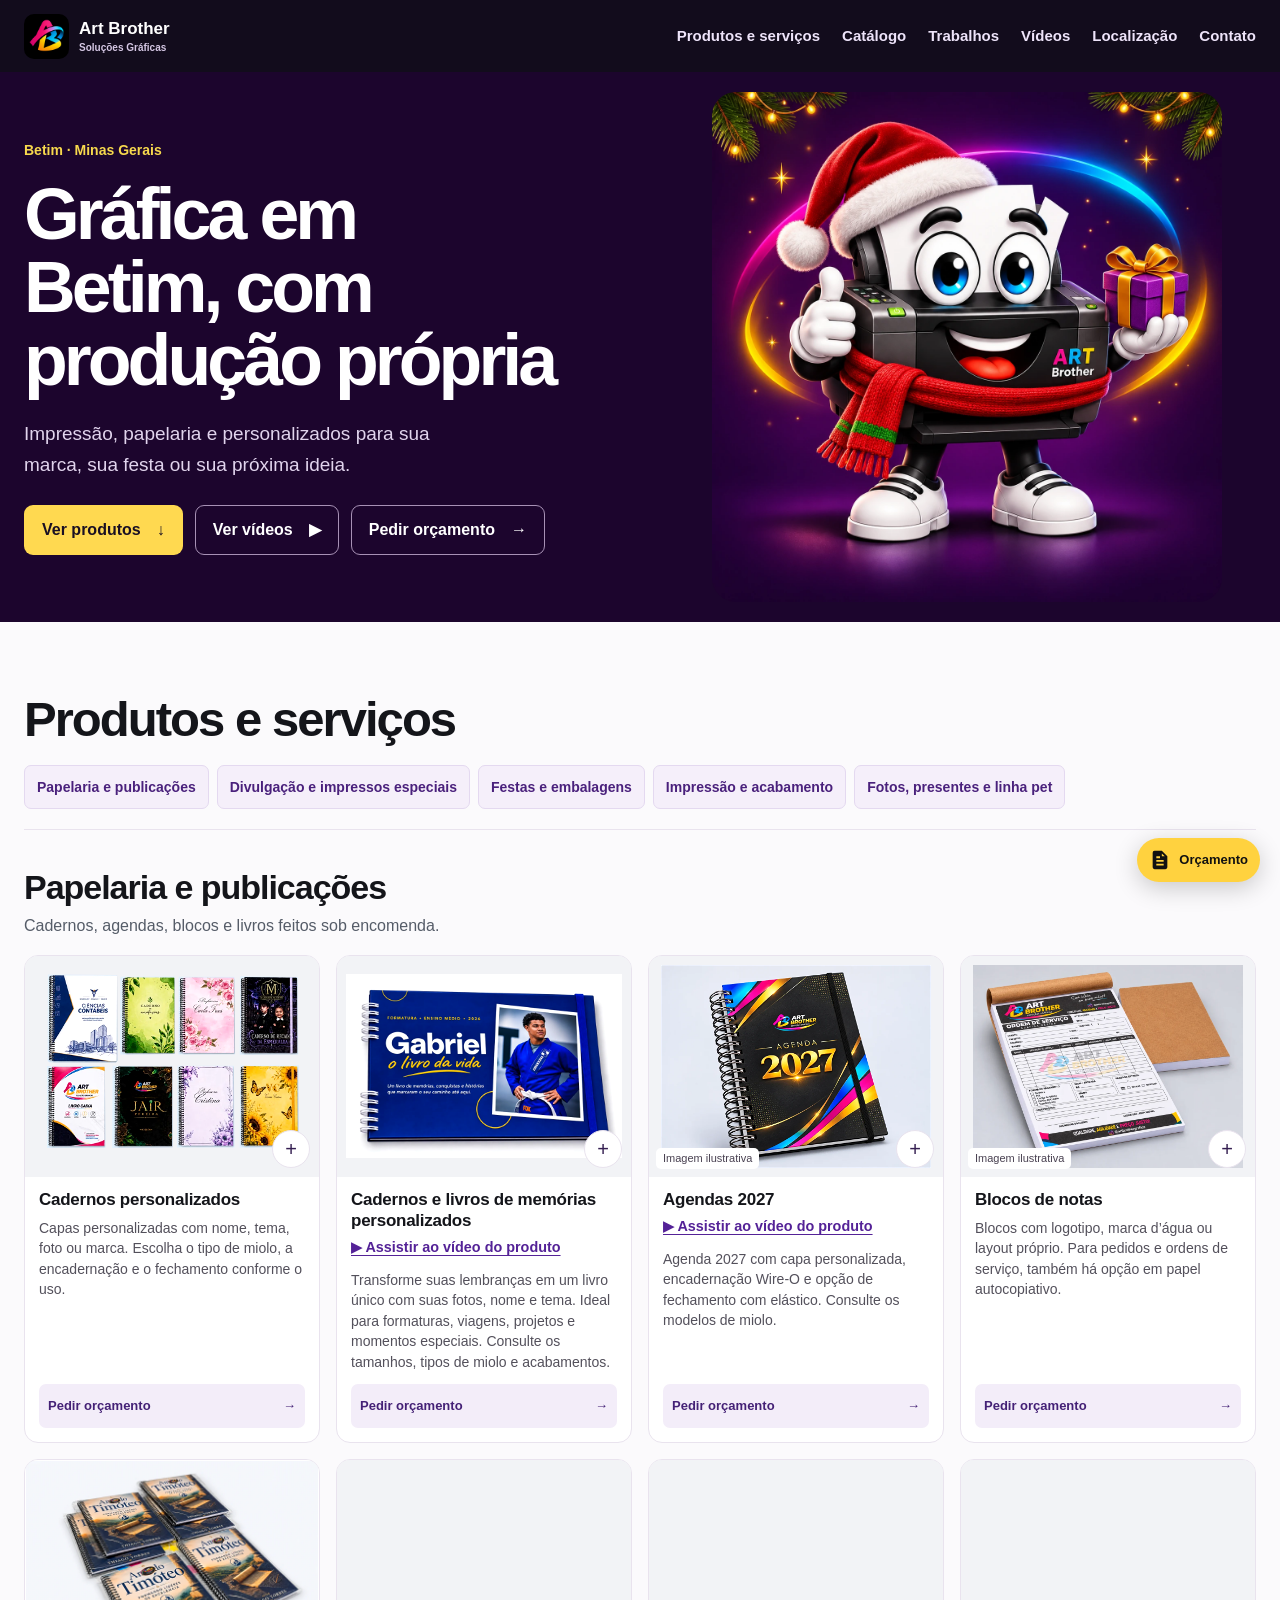
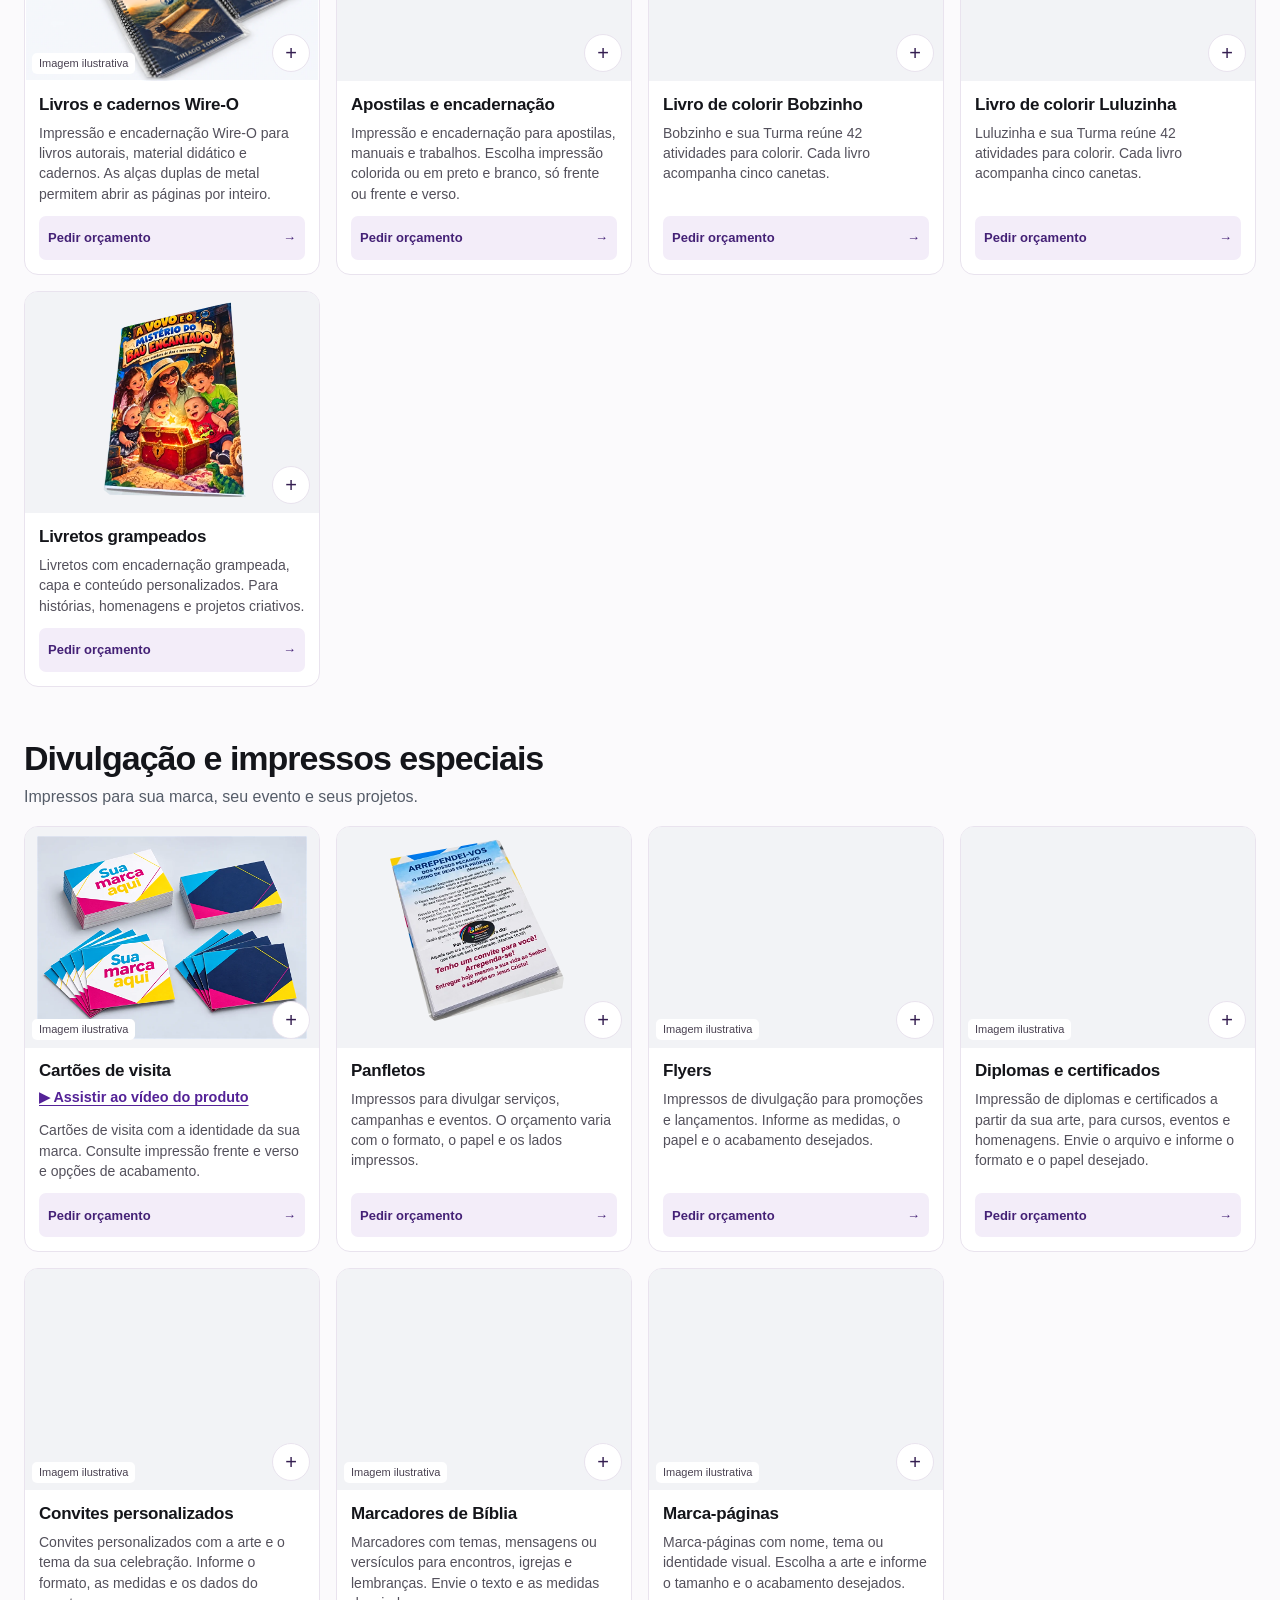
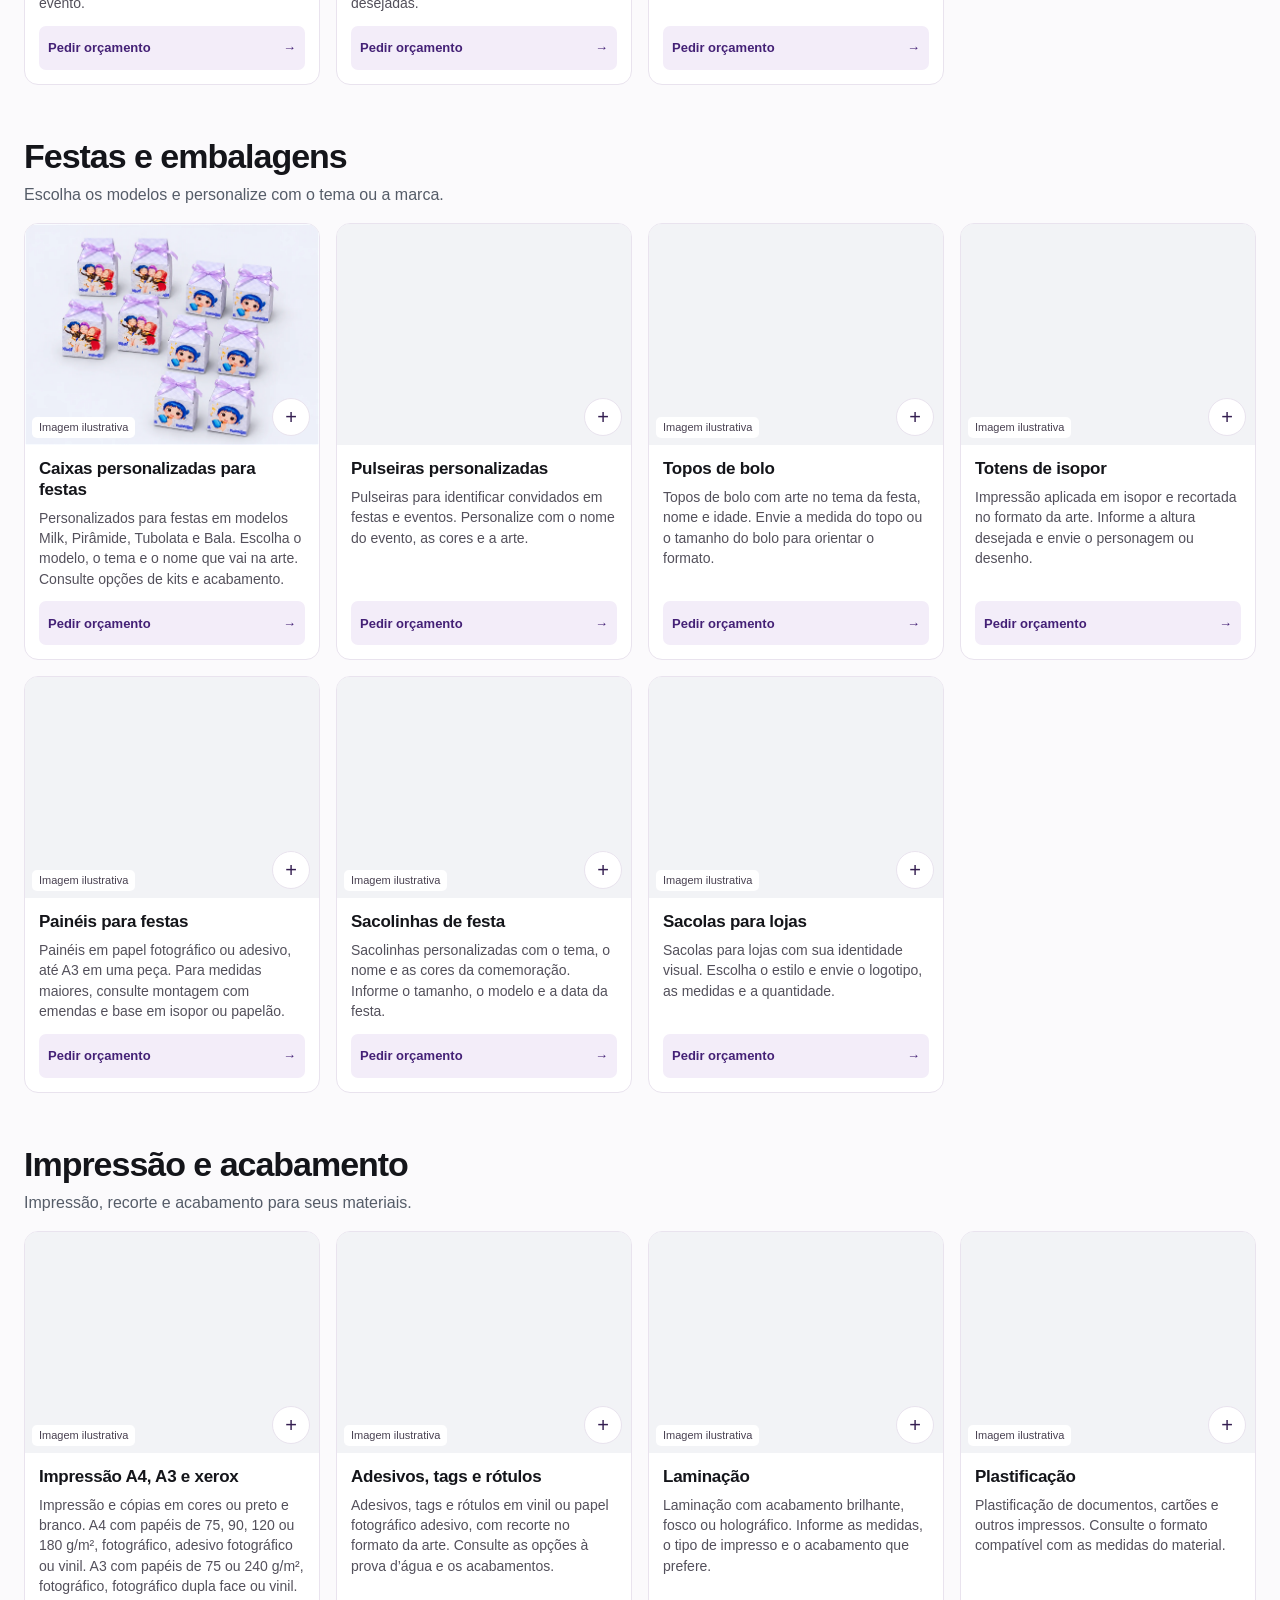
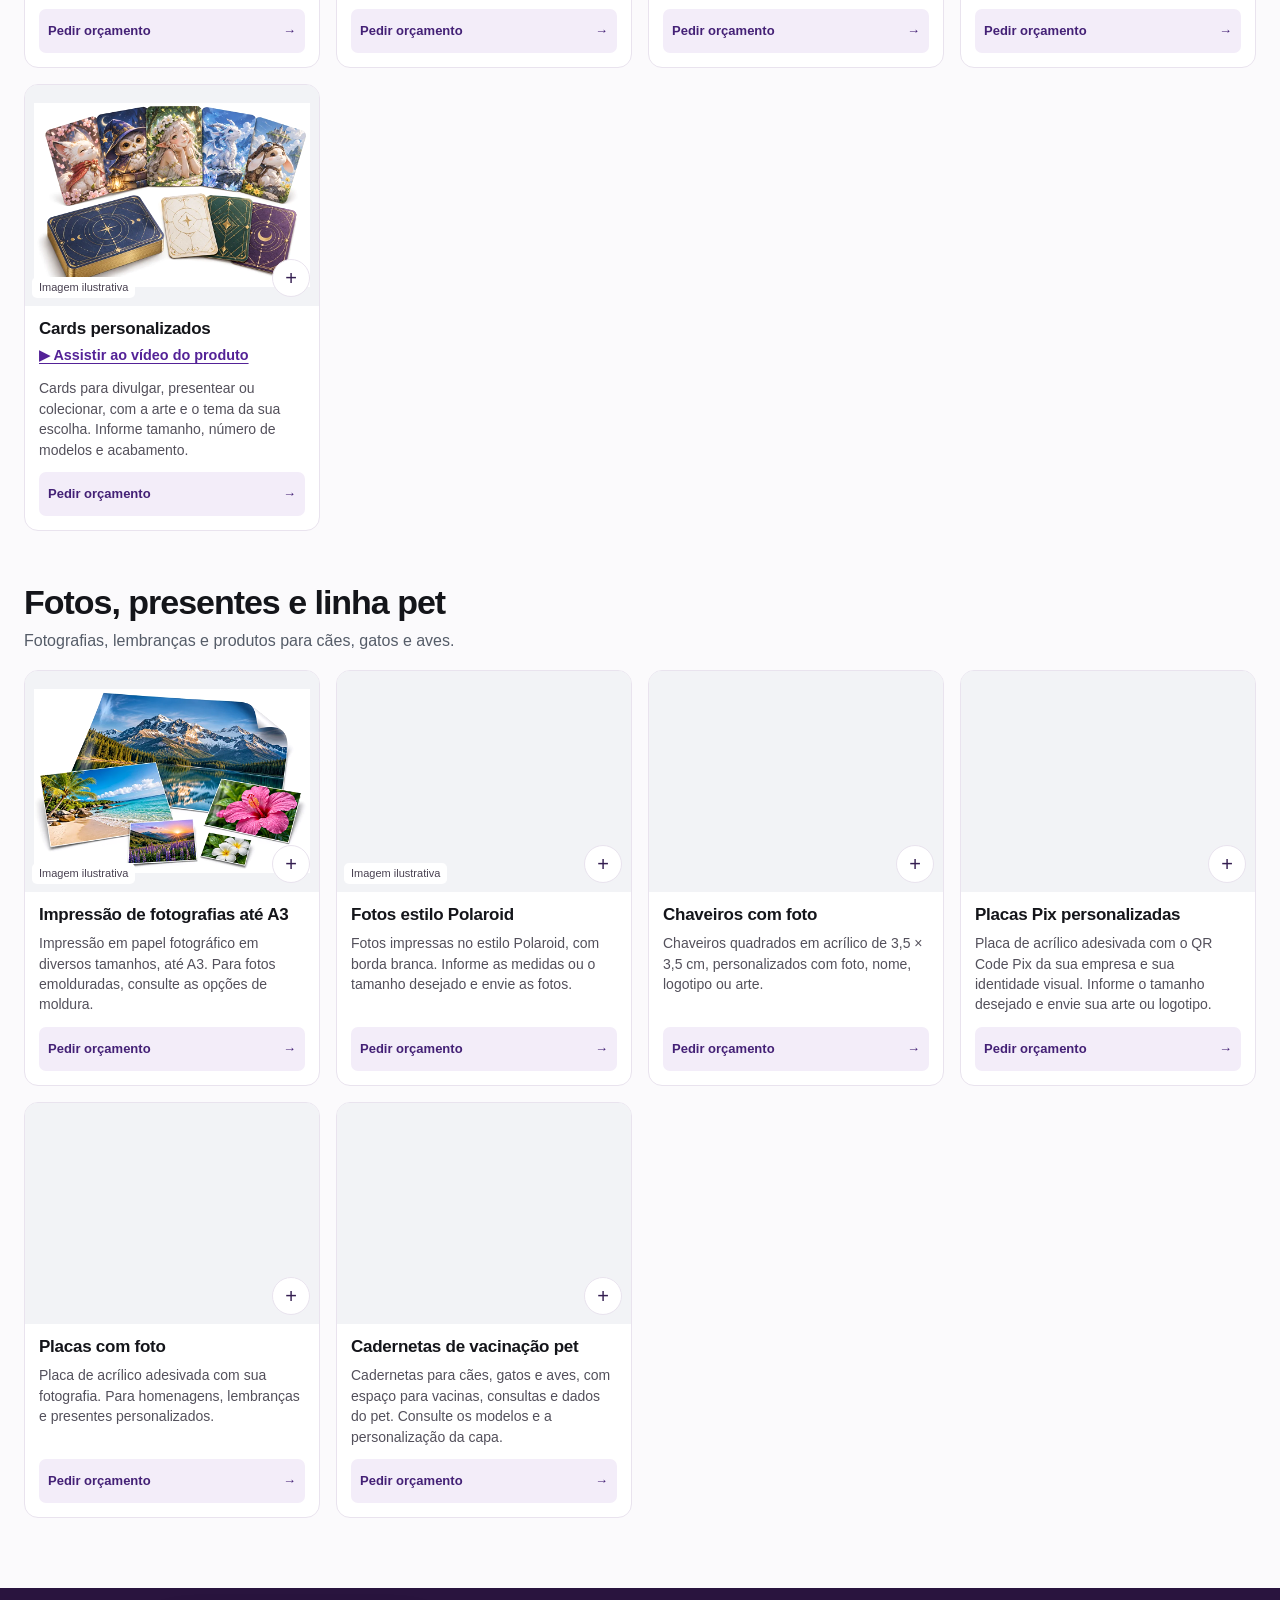
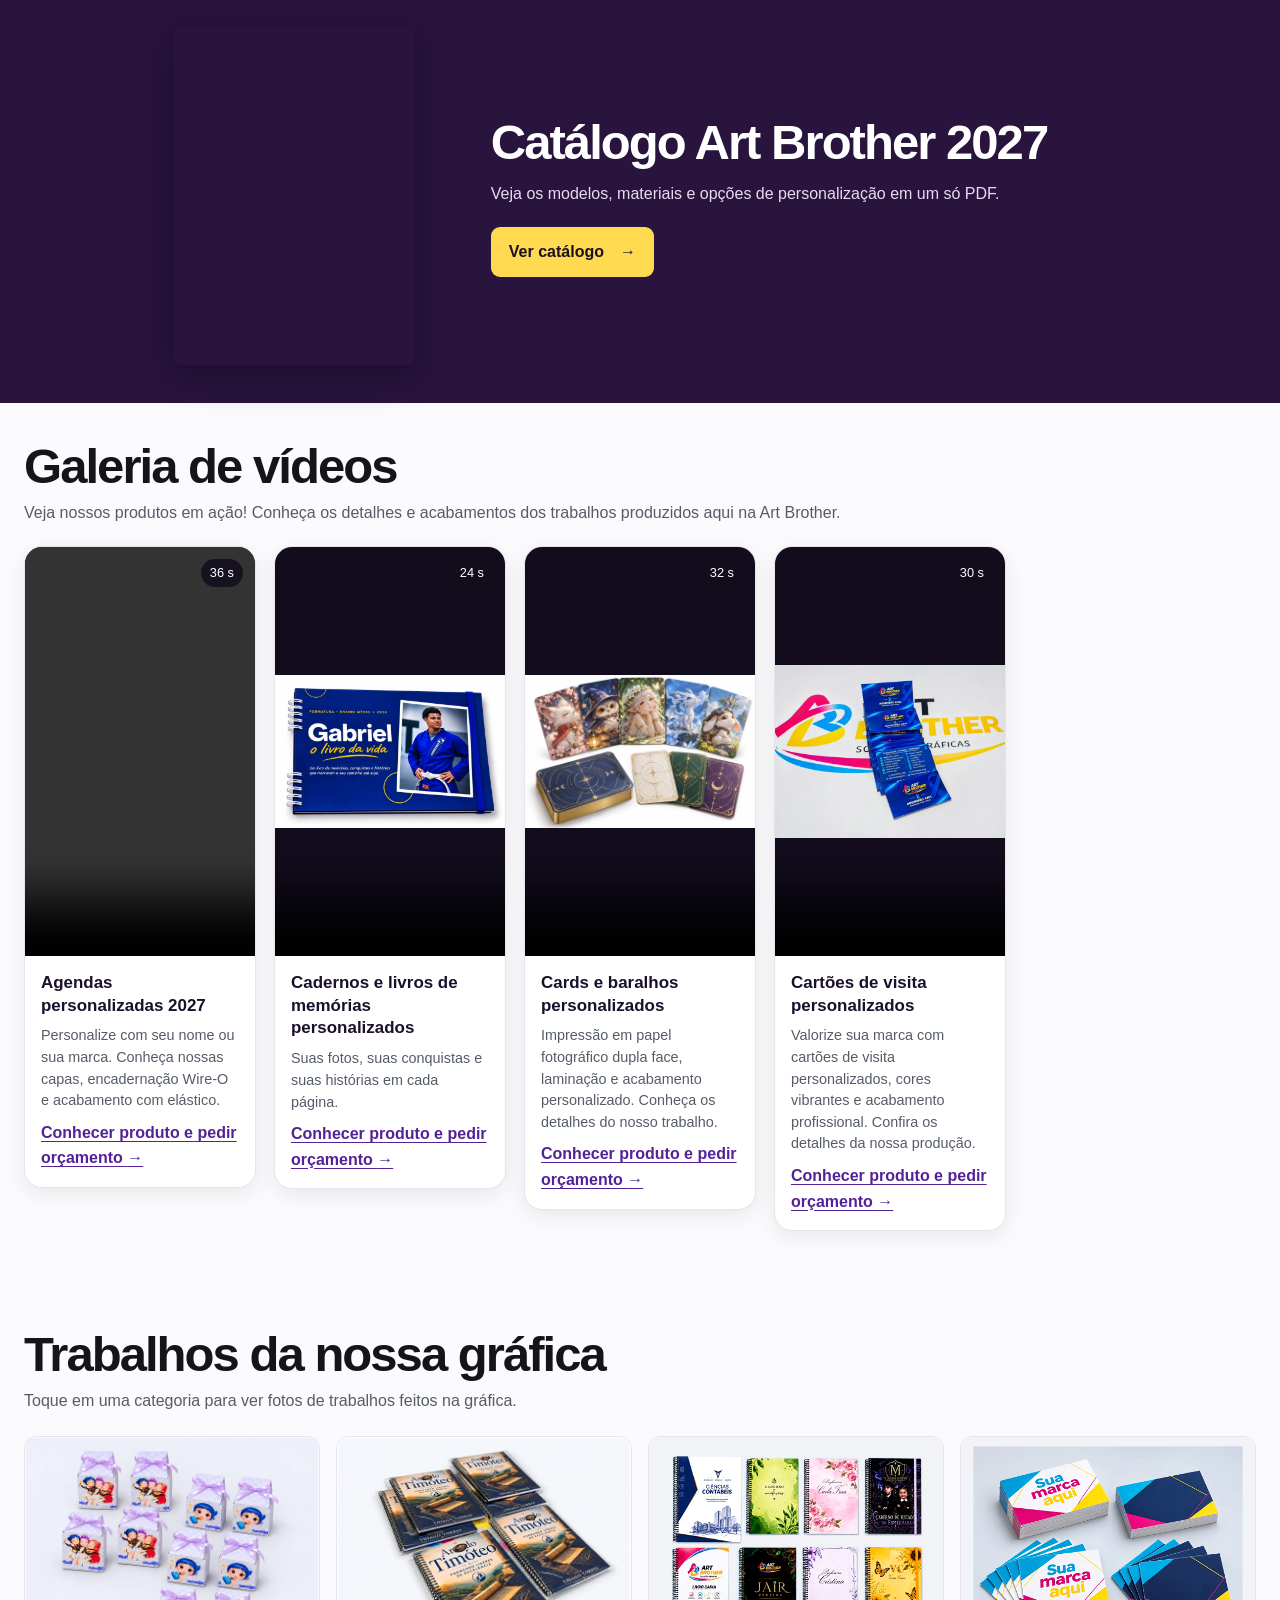
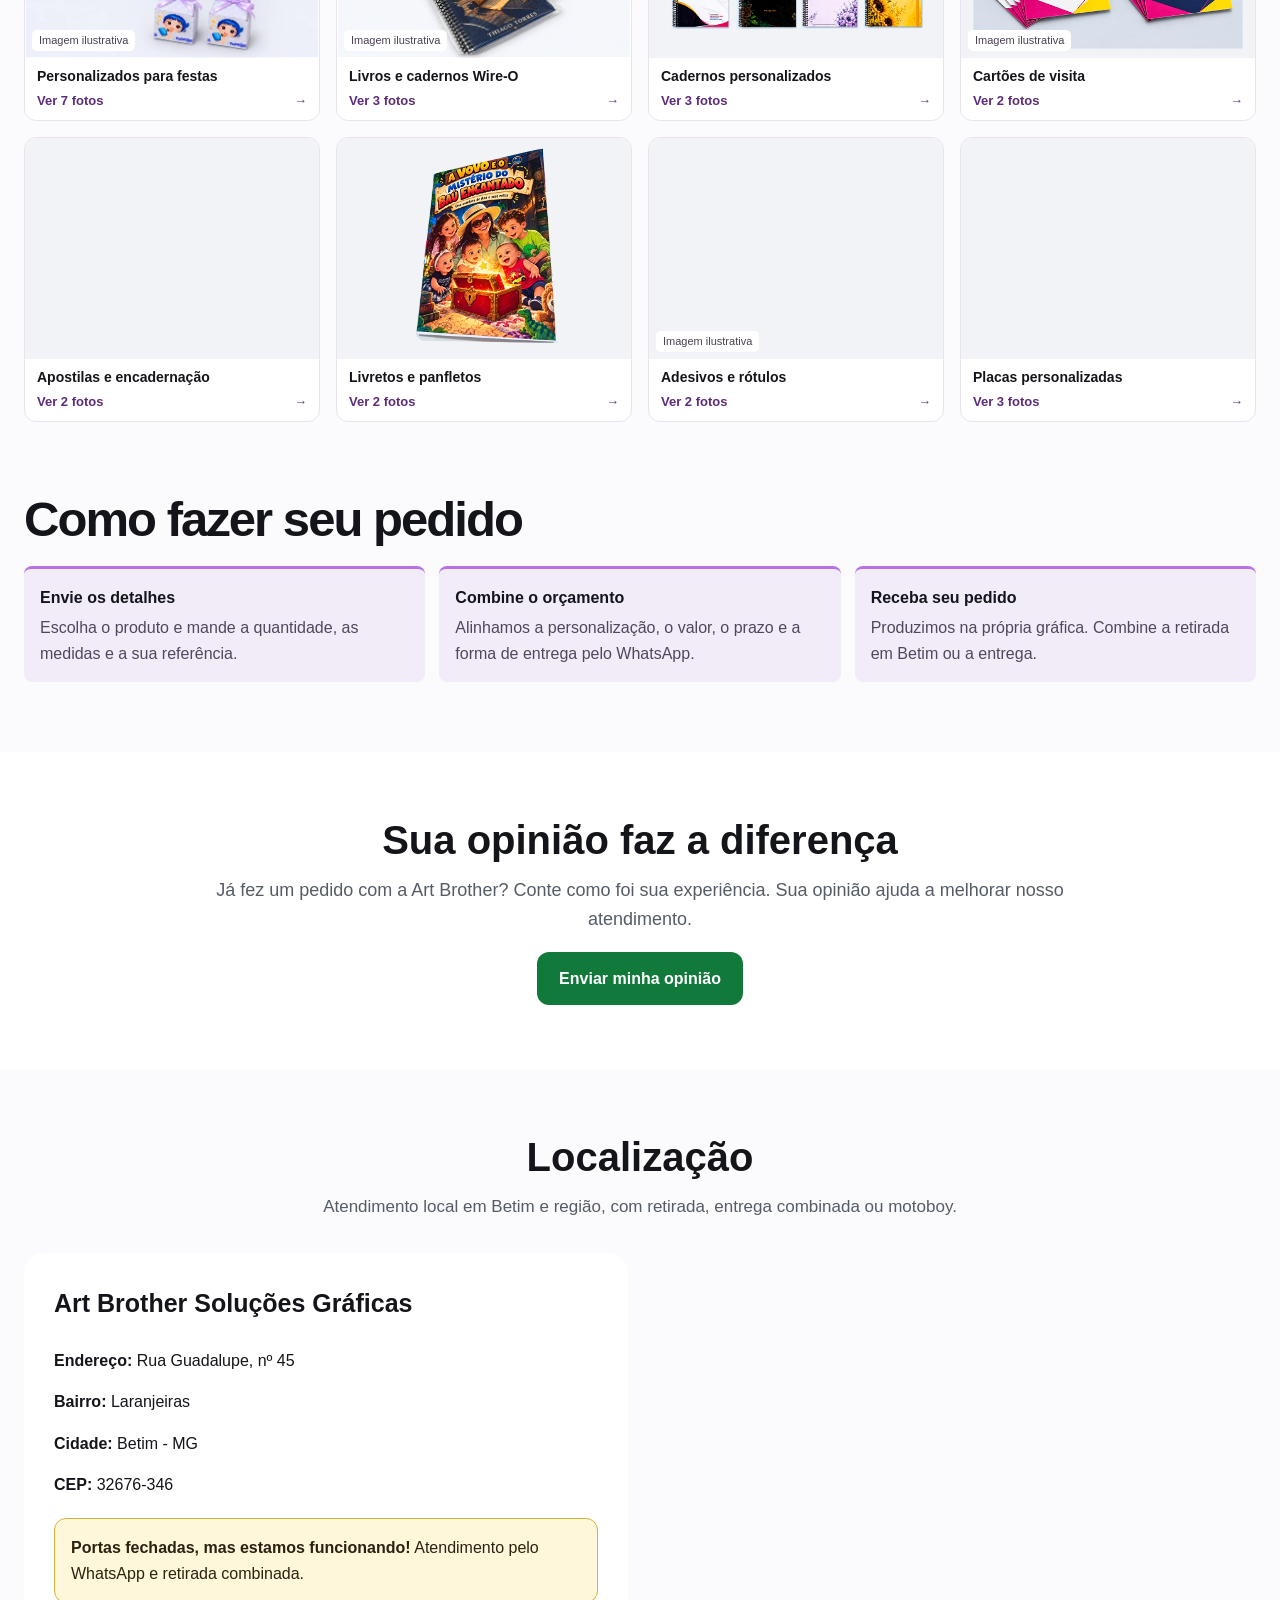
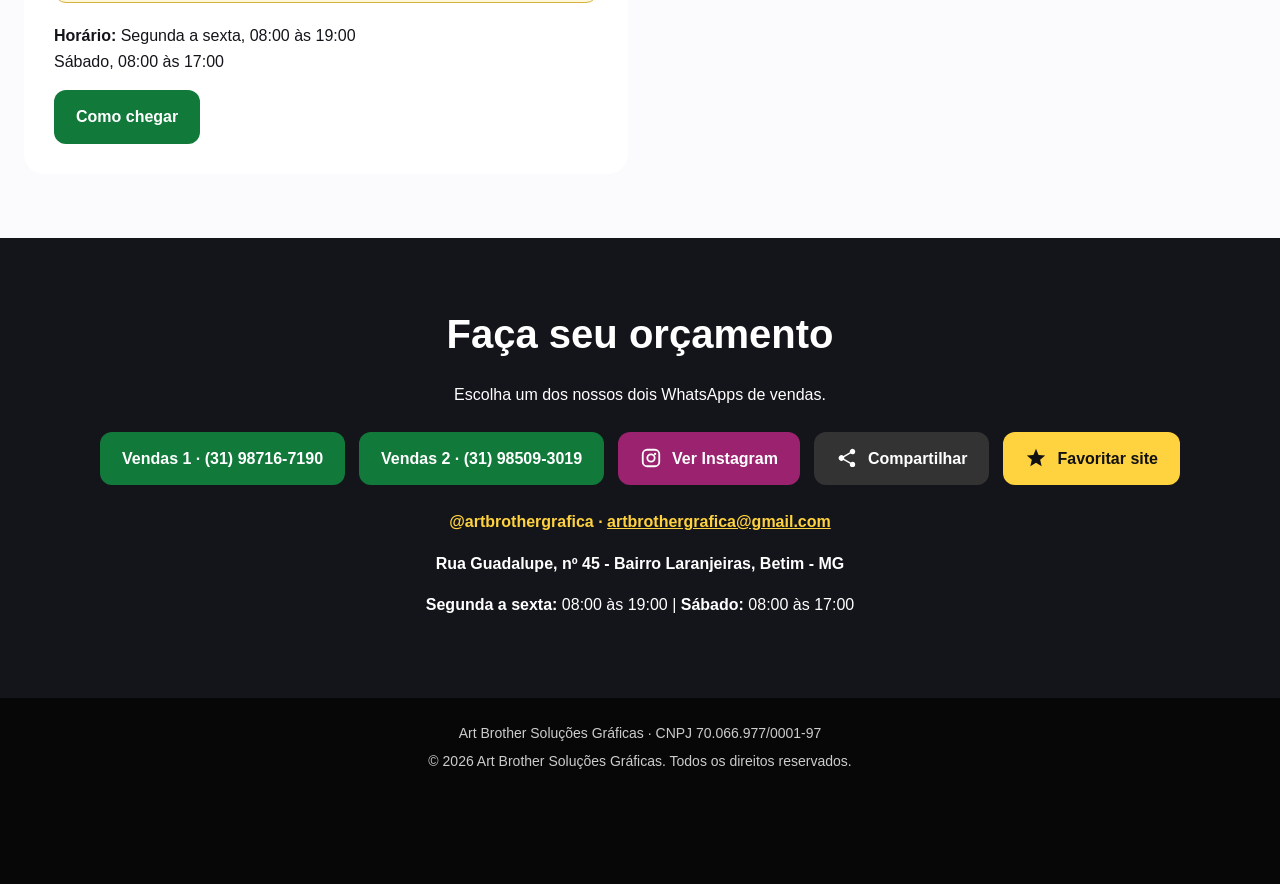
<file: index.html>
<!DOCTYPE html>
<html lang="pt-BR">
<head>
  <meta charset="UTF-8">
  <meta name="viewport" content="width=device-width, initial-scale=1.0">
  <meta name="theme-color" content="#120c1c">
  <meta name="apple-mobile-web-app-capable" content="yes">
  <meta name="apple-mobile-web-app-title" content="Art Brother">
  <meta name="apple-mobile-web-app-status-bar-style" content="black-translucent">

  <title>Art Brother | Gráfica com produção própria em Betim - MG</title>
  <meta name="description" content="Gráfica em Betim-MG com produção própria. Impressão A4 e A3, cadernos e agendas, cartões de visita, adesivos e personalizados para festas. Orçamento pelo WhatsApp.">
  <meta name="author" content="Art Brother Soluções Gráficas">
  <meta property="og:title" content="Art Brother | Gráfica com produção própria em Betim - MG">
  <meta property="og:description" content="Gráfica em Betim-MG com produção própria. Impressão A4 e A3, cadernos e agendas, cartões de visita, adesivos e personalizados para festas. Orçamento pelo WhatsApp.">
  <meta property="og:type" content="website">
  <meta property="og:url" content="https://artbrother.com.br/">
  <meta property="og:image" content="https://artbrother.com.br/logo.png">
  <meta name="twitter:card" content="summary_large_image">

  <link rel="icon" type="image/png" sizes="32x32" href="favicon/favicon-32x32.png?v=7.2.0">
  <link rel="apple-touch-icon" sizes="180x180" href="favicon/apple-touch-icon.png?v=7.2.0">
  <link rel="icon" href="favicon/favicon.ico?v=7.2.0">
  <link rel="manifest" href="site.webmanifest?v=7.2.0">
  <link rel="preload" as="image" href="logo.png">

  <link rel="canonical" href="https://artbrother.com.br/">
  <script type="application/ld+json">
  {
  "@context": "https://schema.org",
  "@type": "LocalBusiness",
  "@id": "https://artbrother.com.br/#empresa",
  "name": "Art Brother Soluções Gráficas",
  "description": "Gráfica em Betim-MG com produção própria. Impressão A4 e A3, cadernos e agendas, cartões de visita, adesivos e personalizados para festas. Orçamento pelo WhatsApp.",
  "url": "https://artbrother.com.br/",
  "logo": "https://artbrother.com.br/logo.png",
  "image": "https://artbrother.com.br/logo.png",
  "telephone": [
    "+55 31 98716-7190",
    "+55 31 98509-3019"
  ],
  "priceRange": "Consulte os valores",
  "address": {
    "@type": "PostalAddress",
    "streetAddress": "Rua Guadalupe, nº 45",
    "addressLocality": "Betim",
    "addressRegion": "MG",
    "postalCode": "32676-346",
    "addressCountry": "BR"
  },
  "openingHoursSpecification": [
    {
      "@type": "OpeningHoursSpecification",
      "dayOfWeek": [
        "Monday",
        "Tuesday",
        "Wednesday",
        "Thursday",
        "Friday"
      ],
      "opens": "08:00",
      "closes": "19:00"
    },
    {
      "@type": "OpeningHoursSpecification",
      "dayOfWeek": "Saturday",
      "opens": "08:00",
      "closes": "17:00"
    }
  ],
  "sameAs": [
    "https://www.instagram.com/artbrothergrafica",
    "https://wa.me/5531987167190",
    "https://wa.me/5531985093019"
  ],
  "areaServed": [
    "Betim",
    "Contagem",
    "Ibirité",
    "Belo Horizonte",
    "Região Metropolitana de Belo Horizonte"
  ],
  "email": "artbrothergrafica@gmail.com",
  "hasOfferCatalog": {
    "@type": "OfferCatalog",
    "name": "Produtos e serviços",
    "itemListElement": [
      {
        "@type": "OfferCatalog",
        "name": "Papelaria e publicações",
        "itemListElement": [
          {
            "@type": "Offer",
            "itemOffered": {
              "@type": "Service",
              "name": "Cadernos personalizados",
              "url": "https://artbrother.com.br/#produto-cadernos"
            }
          },
          {
            "@type": "Offer",
            "itemOffered": {
              "@type": "Service",
              "name": "Cadernos e livros de memórias personalizados",
              "url": "https://artbrother.com.br/#produto-livros-de-memorias"
            }
          },
          {
            "@type": "Offer",
            "itemOffered": {
              "@type": "Service",
              "name": "Agendas 2027",
              "url": "https://artbrother.com.br/#produto-agenda"
            }
          },
          {
            "@type": "Offer",
            "itemOffered": {
              "@type": "Service",
              "name": "Blocos de notas",
              "url": "https://artbrother.com.br/#produto-blocos"
            }
          },
          {
            "@type": "Offer",
            "itemOffered": {
              "@type": "Service",
              "name": "Livros e cadernos Wire-O",
              "url": "https://artbrother.com.br/#produto-wire-o"
            }
          },
          {
            "@type": "Offer",
            "itemOffered": {
              "@type": "Service",
              "name": "Apostilas e encadernação",
              "url": "https://artbrother.com.br/#produto-apostilas"
            }
          },
          {
            "@type": "Offer",
            "itemOffered": {
              "@type": "Service",
              "name": "Livro de colorir Bobzinho",
              "url": "https://artbrother.com.br/#produto-bobzinho"
            }
          },
          {
            "@type": "Offer",
            "itemOffered": {
              "@type": "Service",
              "name": "Livro de colorir Luluzinha",
              "url": "https://artbrother.com.br/#produto-luluzinha"
            }
          },
          {
            "@type": "Offer",
            "itemOffered": {
              "@type": "Service",
              "name": "Livretos grampeados",
              "url": "https://artbrother.com.br/#produto-livretos"
            }
          }
        ]
      },
      {
        "@type": "OfferCatalog",
        "name": "Divulgação e impressos especiais",
        "itemListElement": [
          {
            "@type": "Offer",
            "itemOffered": {
              "@type": "Service",
              "name": "Cartões de visita",
              "url": "https://artbrother.com.br/#produto-cartoes"
            }
          },
          {
            "@type": "Offer",
            "itemOffered": {
              "@type": "Service",
              "name": "Panfletos",
              "url": "https://artbrother.com.br/#produto-panfletos"
            }
          },
          {
            "@type": "Offer",
            "itemOffered": {
              "@type": "Service",
              "name": "Flyers",
              "url": "https://artbrother.com.br/#produto-flyers"
            }
          },
          {
            "@type": "Offer",
            "itemOffered": {
              "@type": "Service",
              "name": "Diplomas e certificados",
              "url": "https://artbrother.com.br/#produto-certificados"
            }
          },
          {
            "@type": "Offer",
            "itemOffered": {
              "@type": "Service",
              "name": "Convites personalizados",
              "url": "https://artbrother.com.br/#produto-convites"
            }
          },
          {
            "@type": "Offer",
            "itemOffered": {
              "@type": "Service",
              "name": "Marcadores de Bíblia",
              "url": "https://artbrother.com.br/#produto-marcadores-biblia"
            }
          },
          {
            "@type": "Offer",
            "itemOffered": {
              "@type": "Service",
              "name": "Marca-páginas",
              "url": "https://artbrother.com.br/#produto-marca-paginas"
            }
          }
        ]
      },
      {
        "@type": "OfferCatalog",
        "name": "Festas e embalagens",
        "itemListElement": [
          {
            "@type": "Offer",
            "itemOffered": {
              "@type": "Service",
              "name": "Caixas personalizadas para festas",
              "url": "https://artbrother.com.br/#produto-caixas"
            }
          },
          {
            "@type": "Offer",
            "itemOffered": {
              "@type": "Service",
              "name": "Pulseiras personalizadas",
              "url": "https://artbrother.com.br/#produto-pulseiras"
            }
          },
          {
            "@type": "Offer",
            "itemOffered": {
              "@type": "Service",
              "name": "Topos de bolo",
              "url": "https://artbrother.com.br/#produto-topos"
            }
          },
          {
            "@type": "Offer",
            "itemOffered": {
              "@type": "Service",
              "name": "Totens de isopor",
              "url": "https://artbrother.com.br/#produto-totens"
            }
          },
          {
            "@type": "Offer",
            "itemOffered": {
              "@type": "Service",
              "name": "Painéis para festas",
              "url": "https://artbrother.com.br/#produto-paineis"
            }
          },
          {
            "@type": "Offer",
            "itemOffered": {
              "@type": "Service",
              "name": "Sacolinhas de festa",
              "url": "https://artbrother.com.br/#produto-sacolinhas"
            }
          },
          {
            "@type": "Offer",
            "itemOffered": {
              "@type": "Service",
              "name": "Sacolas para lojas",
              "url": "https://artbrother.com.br/#produto-sacolas"
            }
          }
        ]
      },
      {
        "@type": "OfferCatalog",
        "name": "Impressão e acabamento",
        "itemListElement": [
          {
            "@type": "Offer",
            "itemOffered": {
              "@type": "Service",
              "name": "Impressão A4, A3 e xerox",
              "url": "https://artbrother.com.br/#produto-impressao"
            }
          },
          {
            "@type": "Offer",
            "itemOffered": {
              "@type": "Service",
              "name": "Adesivos, tags e rótulos",
              "url": "https://artbrother.com.br/#produto-adesivos"
            }
          },
          {
            "@type": "Offer",
            "itemOffered": {
              "@type": "Service",
              "name": "Laminação",
              "url": "https://artbrother.com.br/#produto-laminacao"
            }
          },
          {
            "@type": "Offer",
            "itemOffered": {
              "@type": "Service",
              "name": "Plastificação",
              "url": "https://artbrother.com.br/#produto-plastificacao"
            }
          },
          {
            "@type": "Offer",
            "itemOffered": {
              "@type": "Service",
              "name": "Cards personalizados",
              "url": "https://artbrother.com.br/#produto-cards"
            }
          }
        ]
      },
      {
        "@type": "OfferCatalog",
        "name": "Fotos, presentes e linha pet",
        "itemListElement": [
          {
            "@type": "Offer",
            "itemOffered": {
              "@type": "Service",
              "name": "Impressão de fotografias até A3",
              "url": "https://artbrother.com.br/#produto-fotografias"
            }
          },
          {
            "@type": "Offer",
            "itemOffered": {
              "@type": "Service",
              "name": "Fotos estilo Polaroid",
              "url": "https://artbrother.com.br/#produto-polaroids"
            }
          },
          {
            "@type": "Offer",
            "itemOffered": {
              "@type": "Service",
              "name": "Chaveiros com foto",
              "url": "https://artbrother.com.br/#produto-chaveiros-personalizados"
            }
          },
          {
            "@type": "Offer",
            "itemOffered": {
              "@type": "Service",
              "name": "Placas Pix personalizadas",
              "url": "https://artbrother.com.br/#produto-placa-pix"
            }
          },
          {
            "@type": "Offer",
            "itemOffered": {
              "@type": "Service",
              "name": "Placas com foto",
              "url": "https://artbrother.com.br/#produto-placa-com-foto"
            }
          },
          {
            "@type": "Offer",
            "itemOffered": {
              "@type": "Service",
              "name": "Cadernetas de vacinação pet",
              "url": "https://artbrother.com.br/#produto-cadernetas-pet"
            }
          }
        ]
      }
    ]
  }
}
  </script>
  <link rel="stylesheet" href="style.css?v=galerias1">
  <noscript><style>.menu{display:flex!important;position:static;flex-wrap:wrap;max-height:none}.topo{position:relative;flex-wrap:wrap}.menu-toggle,.carrossel-pausa,.carrossel-controle,.botao-ver-galeria{display:none!important}</style></noscript>
<style id="estilo-galeria-videos">
  #videos{scroll-margin-top:100px;padding-top:36px;padding-bottom:26px}
  #videos .portfolio-titulo{margin-bottom:20px}
  .videos-grade{display:grid;grid-template-columns:repeat(auto-fill,minmax(min(100%,230px),1fr));gap:18px;align-items:start}
  .video-card{min-width:0;max-width:340px;overflow:hidden;border:1px solid #e9e3ee;background:#fff;border-radius:18px;box-shadow:0 6px 22px rgba(27,16,43,.08);scroll-margin-top:100px;color:#14151a}
  .video-card:target{outline:3px solid #542297;outline-offset:4px}
  .video-card-player{position:relative;background:#120c1c}
  .video-card video{display:block;width:100%;aspect-ratio:9/16;max-height:510px;object-fit:contain;background:#120c1c}
  .video-duracao{position:absolute;top:12px;right:12px;padding:4px 9px;background:rgba(18,12,28,.85);color:#fff;font-size:.8rem;border-radius:20px;pointer-events:none}
  .video-card-texto{padding:16px;display:grid;gap:8px}
  .video-card-texto h3{font-size:1.06rem;line-height:1.35;margin:0;color:#1b102b}
  .video-card-texto p{font-size:.9rem;line-height:1.5;margin:0;color:#555c68}
  .video-card-texto a,.video-atalho{font-weight:700;text-decoration:underline;text-underline-offset:3px;color:#542297}
  .video-atalho{display:inline-block;font-size:.9rem;margin:4px 0}
  @media(max-width:600px){#videos{padding-top:26px;padding-bottom:16px}.videos-grade{grid-template-columns:repeat(2,minmax(0,1fr));gap:10px}.videos-grade:has(.video-card:only-child){grid-template-columns:minmax(0,300px)}.video-card-texto{padding:12px}.video-card-texto h3{font-size:.95rem}.video-card-texto p{font-size:.84rem}}
</style>
</head>

<body>
<svg class="foto-recursos" width="0" height="0" aria-hidden="true" focusable="false">
  <defs>
    <filter id="nitidez-suave" color-interpolation-filters="sRGB">
      <feConvolveMatrix order="3" kernelMatrix="0 -.045 0 -.045 1.18 -.045 0 -.045 0" preserveAlpha="true"/>
    </filter>
    <clipPath id="recorte-colecao-de-cadernos" clipPathUnits="objectBoundingBox">
      <polygon points="0.076042,0.084371 0.312500,0.085754 0.314583,0.474412 0.308333,0.484094 0.081250,0.482711 0.075000,0.475795"/>
      <polygon points="0.323958,0.094053 0.509375,0.092669 0.510417,0.443983 0.322917,0.448133"/>
      <polygon points="0.522917,0.094053 0.713542,0.094053 0.715625,0.445367 0.521875,0.446750"/>
      <polygon points="0.733333,0.091286 0.929167,0.095436 0.931250,0.446750 0.731250,0.448133"/>
      <polygon points="0.072917,0.499308 0.270833,0.499308 0.272917,0.869986 0.072917,0.871369"/>
      <polygon points="0.296875,0.497925 0.502083,0.497925 0.503125,0.868603 0.295833,0.871369"/>
      <polygon points="0.518750,0.497925 0.711458,0.497925 0.713542,0.868603 0.516667,0.868603"/>
      <polygon points="0.733333,0.495159 0.933333,0.495159 0.934375,0.867220 0.731250,0.869986"/>
    </clipPath>
    <clipPath id="recorte-capa-de-apostila" clipPathUnits="objectBoundingBox">
      <polygon points="0.004854,0.671951 0.331715,0.234146 0.364078,0.231707 0.838188,0.303659 0.847896,0.315854 0.846278,0.339024 0.834951,0.353659 0.721683,0.821951 0.710356,0.845122 0.697411,0.854878 0.033981,0.709756 0.009709,0.695122"/>
    </clipPath>
    <clipPath id="recorte-capa-de-livreto" clipPathUnits="objectBoundingBox">
      <polygon points="0.173139,0.839024 0.266990,0.210976 0.828479,0.110976 0.901294,0.858537 0.904531,0.867073 0.205502,0.858537"/>
    </clipPath>
    <clipPath id="recorte-impressos-do-panfleto" clipPathUnits="objectBoundingBox">
      <polygon points="0.158333,0.154910 0.511458,0.070539 0.521875,0.077455 0.734375,0.679115 0.729167,0.724758 0.305208,0.868603 0.288542,0.850622"/>
    </clipPath>
    <clipPath id="recorte-conjunto-de-pulseiras" clipPathUnits="objectBoundingBox">
      <polygon points="0.158333,0.078838 0.625000,0.060858 0.652083,0.063624 0.678125,0.091286 0.683333,0.153527 0.793750,0.164592 0.817708,0.201936 0.843750,0.232365 0.877083,0.403873 0.961458,0.694329 0.968750,0.730290 0.330208,0.771784 0.300000,0.770401 0.300000,0.719225 0.281250,0.712310 0.281250,0.656985 0.262500,0.654219 0.266667,0.521438 0.116667,0.532503 0.000000,0.605809 0.000000,0.439834 0.119792,0.373444 0.135417,0.291840"/>
    </clipPath>
  </defs>
</svg>
<a class="skip-link" href="#conteudo">Pular para o conteúdo</a>

<header class="topo">
  <a class="marca" href="#inicio" aria-label="Art Brother, início">
    <img src="logo.png" alt="" width="512" height="512" decoding="async"><span>Art Brother<small>Soluções Gráficas</small></span>
  </a>

  <button class="menu-toggle" type="button" aria-controls="menu-principal" aria-label="Abrir menu" aria-expanded="false">
    <span></span>
    <span></span>
    <span></span>
  </button>

  <nav class="menu" id="menu-principal" aria-label="Menu principal">
    <a href="#produtos">Produtos e serviços</a>
    <a href="catalogo/index.html">Catálogo</a>
    <a href="#galeria">Trabalhos</a>
    <a href="#videos">Vídeos</a>
    <a href="#localizacao">Localização</a>
    <a href="#contato">Contato</a>
  </nav>
</header>

<main id="conteudo">


  <section id="inicio" class="abertura" aria-labelledby="titulo-inicio">
    <div class="abertura-conteudo">
      <div class="abertura-texto">
        <span class="marca-linha">Betim · Minas Gerais</span>
        <h1 id="titulo-inicio">Gráfica em Betim, com produção própria</h1>
        <p>Impressão, papelaria e personalizados para sua marca, sua festa ou sua próxima ideia.</p>
        <div class="abertura-acoes">
          <a class="acao acao-clara" href="#produtos">Ver produtos <span aria-hidden="true">↓</span></a>
          <a class="acao acao-borda" href="#videos">Ver vídeos <span aria-hidden="true">▶</span></a>
          <a class="acao acao-borda" href="https://wa.me/5531987167190?text=Ol%C3%A1%21%20Vim%20pelo%20site%20da%20Art%20Brother.%20Gostaria%20de%20pedir%20um%20or%C3%A7amento." target="_blank" rel="noopener">Pedir orçamento <span aria-hidden="true">→</span></a>
        </div>
      </div>
      <div class="abertura-mascote">
        <img src="img/brotherzinho-vitrine.webp" alt="Brotherzinho, mascote da Art Brother" fetchpriority="high" width="760" height="760" decoding="async">
      </div>
    </div>
  </section>

  <section id="produtos" class="vitrine" aria-labelledby="titulo-produtos">
    <div class="vitrine-titulo">
      <h2 id="titulo-produtos">Produtos e serviços</h2>
      <nav class="vitrine-indice" aria-label="Categorias de produtos e serviços">
        <a href="#papelaria">Papelaria e publicações</a>
<a href="#divulgacao">Divulgação e impressos especiais</a>
<a href="#festas">Festas e embalagens</a>
<a href="#servicos">Impressão e acabamento</a>
<a href="#presentes">Fotos, presentes e linha pet</a>
      </nav>
    </div>
    <section class="categoria" id="papelaria" aria-labelledby="titulo-papelaria">
      <div class="categoria-titulo">
        <h3 id="titulo-papelaria">Papelaria e publicações</h3>
        <p>Cadernos, agendas, blocos e livros feitos sob encomenda.</p>
      </div>
      <div class="vitrine-grade">
        <article class="produto" id="produto-cadernos">
          <div class="produto-capa"><button class="abrir-galeria-produto capa-botao" data-galeria="cadernos-personalizados" type="button" aria-label="Ver imagens de Cadernos personalizados"><img src="img/produtos/cadernos.webp" data-recorte="colecao-de-cadernos" alt="Cadernos personalizados" loading="lazy" decoding="async"><span aria-hidden="true">+</span></button></div>
          <div class="produto-texto">
            <h4>Cadernos personalizados</h4>
            <p>Capas personalizadas com nome, tema, foto ou marca. Escolha o tipo de miolo, a encadernação e o fechamento conforme o uso.</p>
            <a class="pedir-produto" href="https://wa.me/5531987167190?text=Ol%C3%A1%21%20Gostaria%20de%20um%20or%C3%A7amento%20para%20Cadernos%20personalizados.%0AQuantidade%3A%20%0ATamanho%20e%20tipo%20de%20miolo%3A%20%0ANome%2C%20tema%20ou%20arte%20da%20capa%3A%20%0AEncaderna%C3%A7%C3%A3o%20e%20fechamento%20desejados%3A%20" target="_blank" rel="noopener" aria-label="Pedir orçamento de Cadernos personalizados">Pedir orçamento <span aria-hidden="true">→</span></a>
          </div>
        </article><article class="produto" id="produto-livros-de-memorias">
          <div class="produto-capa"><button class="abrir-galeria-produto capa-botao" data-galeria="livros-de-memorias" type="button" aria-label="Ver imagens de Cadernos e livros de memórias personalizados"><img src="img/produtos/livro-memorias-frente.webp" alt="Livro de memórias personalizado azul com foto e encadernação Wire-O, sobre fundo branco" loading="lazy" decoding="async"><span aria-hidden="true">+</span></button></div>
          <div class="produto-texto">
            <h4>Cadernos e livros de memórias personalizados</h4>
            <a class="video-atalho" href="#video-livros-de-memorias">▶ Assistir ao vídeo do produto</a>
            <p>Transforme suas lembranças em um livro único com suas fotos, nome e tema. Ideal para formaturas, viagens, projetos e momentos especiais. Consulte os tamanhos, tipos de miolo e acabamentos.</p>
            <a class="pedir-produto" href="https://wa.me/5531987167190?text=Ol%C3%A1!%20Gostaria%20de%20um%20or%C3%A7amento%20para%20Cadernos%20e%20livros%20de%20mem%C3%B3rias%20personalizados.%0AQuantidade%3A%20%0ATamanho%20e%20n%C3%BAmero%20de%20p%C3%A1ginas%3A%20%0ATema%2C%20nome%20e%20fotos%3A%20%0AEncaderna%C3%A7%C3%A3o%20e%20acabamento%20desejados%3A%20%0APrazo%20desejado%3A%20" target="_blank" rel="noopener" aria-label="Pedir orçamento de Cadernos e livros de memórias personalizados">Pedir orçamento <span aria-hidden="true">→</span></a>
          </div>
        </article><article class="produto" id="produto-agenda">
          <div class="produto-capa"><button class="abrir-galeria-produto capa-botao" data-galeria="agenda-2027" type="button" aria-label="Ver imagens de Agendas 2027"><img src="img/produtos/agenda.webp" alt="Agendas 2027" loading="lazy" decoding="async"><span aria-hidden="true">+</span></button><span class="tipo-imagem">Imagem ilustrativa</span></div>
          <div class="produto-texto">
            <h4>Agendas 2027</h4>
            <p>Agenda 2027 com capa personalizada, encadernação Wire-O e opção de fechamento com elástico. Consulte os modelos de miolo.</p>
            <a class="pedir-produto" href="https://wa.me/5531987167190?text=Ol%C3%A1%21%20Gostaria%20de%20um%20or%C3%A7amento%20para%20Agendas%202027.%0AQuantidade%3A%20%0ATamanho%20e%20modelo%20de%20miolo%3A%20%0ANome%2C%20tema%20ou%20arte%20da%20capa%3A%20%0ACom%20ou%20sem%20el%C3%A1stico%3A%20" target="_blank" rel="noopener" aria-label="Pedir orçamento de Agendas 2027">Pedir orçamento <span aria-hidden="true">→</span></a>
          </div>
        </article><article class="produto" id="produto-blocos">
          <div class="produto-capa"><button class="abrir-galeria-produto capa-botao" data-galeria="blocos-de-notas" type="button" aria-label="Ver imagens de Blocos de notas"><img src="img/produtos/blocos.webp" alt="Blocos de notas" loading="lazy" decoding="async"><span aria-hidden="true">+</span></button><span class="tipo-imagem">Imagem ilustrativa</span></div>
          <div class="produto-texto">
            <h4>Blocos de notas</h4>
            <p>Blocos com logotipo, marca d’água ou layout próprio. Para pedidos e ordens de serviço, também há opção em papel autocopiativo.</p>
            <a class="pedir-produto" href="https://wa.me/5531987167190?text=Ol%C3%A1%21%20Gostaria%20de%20um%20or%C3%A7amento%20para%20Blocos%20de%20notas.%0AQuantidade%3A%20%0AMedidas%20e%20folhas%20por%20bloco%3A%20%0APapel%20comum%20ou%20autocopiativo%3A%20%0AArte%20ou%20modelo%20do%20formul%C3%A1rio%3A%20" target="_blank" rel="noopener" aria-label="Pedir orçamento de Blocos de notas">Pedir orçamento <span aria-hidden="true">→</span></a>
          </div>
        </article><article class="produto" id="produto-wire-o">
          <div class="produto-capa"><button class="abrir-galeria-produto capa-botao" data-galeria="livros-cadernos-wire-o" type="button" aria-label="Ver imagens de Livros e cadernos Wire-O"><img src="img/produtos/wire-o-fundo-claro.webp" alt="Livros e cadernos Wire-O" loading="lazy" decoding="async"><span aria-hidden="true">+</span></button><span class="tipo-imagem">Imagem ilustrativa</span></div>
          <div class="produto-texto">
            <h4>Livros e cadernos Wire-O</h4>
            <p>Impressão e encadernação Wire-O para livros autorais, material didático e cadernos. As alças duplas de metal permitem abrir as páginas por inteiro.</p>
            <a class="pedir-produto" href="https://wa.me/5531987167190?text=Ol%C3%A1%21%20Gostaria%20de%20um%20or%C3%A7amento%20para%20Livros%20e%20cadernos%20Wire-O.%0AQuantidade%3A%20%0ATamanho%20e%20n%C3%BAmero%20de%20p%C3%A1ginas%3A%20%0AImpress%C3%A3o%20em%20cores%20ou%20preto%20e%20branco%3A%20%0AS%C3%B3%20frente%20ou%20frente%20e%20verso%3A%20%0AArquivo%20e%20op%C3%A7%C3%B5es%20de%20capa%20desejadas%3A%20" target="_blank" rel="noopener" aria-label="Pedir orçamento de Livros e cadernos Wire-O">Pedir orçamento <span aria-hidden="true">→</span></a>
          </div>
        </article><article class="produto" id="produto-apostilas">
          <div class="produto-capa"><button class="abrir-galeria-produto capa-botao" data-galeria="apostilas-encadernacao" type="button" aria-label="Ver fotos de Apostilas e encadernação"><img src="img/produtos/apostilas.webp" data-recorte="capa-de-apostila" alt="Apostilas e encadernação" loading="lazy" decoding="async"><span aria-hidden="true">+</span></button></div>
          <div class="produto-texto">
            <h4>Apostilas e encadernação</h4>
            <p>Impressão e encadernação para apostilas, manuais e trabalhos. Escolha impressão colorida ou em preto e branco, só frente ou frente e verso.</p>
            <a class="pedir-produto" href="https://wa.me/5531987167190?text=Ol%C3%A1%21%20Gostaria%20de%20um%20or%C3%A7amento%20para%20Apostilas%20e%20encaderna%C3%A7%C3%A3o.%0AQuantidade%3A%20%0AFormato%20e%20n%C3%BAmero%20de%20p%C3%A1ginas%3A%20%0AColorida%20ou%20preto%20e%20branco%3A%20%0AS%C3%B3%20frente%20ou%20frente%20e%20verso%3A%20%0AArquivo%20e%20encaderna%C3%A7%C3%A3o%20desejada%3A%20" target="_blank" rel="noopener" aria-label="Pedir orçamento de Apostilas e encadernação">Pedir orçamento <span aria-hidden="true">→</span></a>
          </div>
        </article><article class="produto" id="produto-bobzinho">
          <div class="produto-capa"><button class="abrir-galeria-produto capa-botao" data-galeria="livro-colorir" type="button" aria-label="Ver imagens de Livro de colorir Bobzinho"><img src="img/produtos/bobzinho.webp" alt="Livro de colorir Bobzinho" loading="lazy" decoding="async"><span aria-hidden="true">+</span></button></div>
          <div class="produto-texto">
            <h4>Livro de colorir Bobzinho</h4>
            <p>Bobzinho e sua Turma reúne 42 atividades para colorir. Cada livro acompanha cinco canetas.</p>
            <a class="pedir-produto" href="https://wa.me/5531987167190?text=Ol%C3%A1%21%20Gostaria%20de%20um%20or%C3%A7amento%20para%20Livro%20de%20colorir%20Bobzinho.%0AQuantidade%3A%20%0AData%20para%20entrega%20ou%20retirada%3A%20" target="_blank" rel="noopener" aria-label="Pedir orçamento de Livro de colorir Bobzinho">Pedir orçamento <span aria-hidden="true">→</span></a>
          </div>
        </article><article class="produto" id="produto-luluzinha">
          <div class="produto-capa"><button class="abrir-lightbox capa-botao" type="button" aria-label="Ampliar imagem de Livro de colorir Luluzinha"><img src="img/produtos/luluzinha.webp" alt="Livro de colorir Luluzinha" loading="lazy" decoding="async"><span aria-hidden="true">+</span></button></div>
          <div class="produto-texto">
            <h4>Livro de colorir Luluzinha</h4>
            <p>Luluzinha e sua Turma reúne 42 atividades para colorir. Cada livro acompanha cinco canetas.</p>
            <a class="pedir-produto" href="https://wa.me/5531987167190?text=Ol%C3%A1%21%20Gostaria%20de%20um%20or%C3%A7amento%20para%20Livro%20de%20colorir%20Luluzinha.%0AQuantidade%3A%20%0AData%20para%20entrega%20ou%20retirada%3A%20" target="_blank" rel="noopener" aria-label="Pedir orçamento de Livro de colorir Luluzinha">Pedir orçamento <span aria-hidden="true">→</span></a>
          </div>
        </article><article class="produto" id="produto-livretos">
          <div class="produto-capa"><button class="abrir-galeria-produto capa-botao" data-galeria="livretos-panfletos" type="button" aria-label="Ver fotos de Livretos grampeados"><img src="img/produtos/livretos.webp" data-recorte="capa-de-livreto" alt="Livretos grampeados" loading="lazy" decoding="async"><span aria-hidden="true">+</span></button></div>
          <div class="produto-texto">
            <h4>Livretos grampeados</h4>
            <p>Livretos com encadernação grampeada, capa e conteúdo personalizados. Para histórias, homenagens e projetos criativos.</p>
            <a class="pedir-produto" href="https://wa.me/5531987167190?text=Ol%C3%A1%21%20Gostaria%20de%20um%20or%C3%A7amento%20para%20Livretos%20grampeados.%0AQuantidade%3A%20%0ATamanho%20fechado%20e%20n%C3%BAmero%20de%20p%C3%A1ginas%3A%20%0AArquivo%20da%20capa%20e%20do%20miolo%3A%20%0AImpress%C3%A3o%20em%20cores%20ou%20preto%20e%20branco%3A%20" target="_blank" rel="noopener" aria-label="Pedir orçamento de Livretos grampeados">Pedir orçamento <span aria-hidden="true">→</span></a>
          </div>
        </article>
      </div>
    </section>
    <section class="categoria" id="divulgacao" aria-labelledby="titulo-divulgacao">
      <div class="categoria-titulo">
        <h3 id="titulo-divulgacao">Divulgação e impressos especiais</h3>
        <p>Impressos para sua marca, seu evento e seus projetos.</p>
      </div>
      <div class="vitrine-grade">
        <article class="produto" id="produto-cartoes">
          <div class="produto-capa"><button class="abrir-galeria-produto capa-botao" data-galeria="cartoes-visita" type="button" aria-label="Ver imagens de Cartões de visita"><img src="img/produtos/cartoes.webp" alt="Cartões de visita" loading="lazy" decoding="async"><span aria-hidden="true">+</span></button><span class="tipo-imagem">Imagem ilustrativa</span></div>
          <div class="produto-texto">
            <h4>Cartões de visita</h4>
            <a class="video-atalho" href="#video-cartoes-visita">▶ Assistir ao vídeo do produto</a>
            <p>Cartões de visita com a identidade da sua marca. Consulte impressão frente e verso e opções de acabamento.</p>
            <a class="pedir-produto" href="https://wa.me/5531987167190?text=Ol%C3%A1%21%20Gostaria%20de%20um%20or%C3%A7amento%20para%20Cart%C3%B5es%20de%20visita.%0AQuantidade%3A%20%0AMedidas%3A%20%0AS%C3%B3%20frente%20ou%20frente%20e%20verso%3A%20%0AArte%20e%20acabamento%20desejado%3A%20" target="_blank" rel="noopener" aria-label="Pedir orçamento de Cartões de visita">Pedir orçamento <span aria-hidden="true">→</span></a>
          </div>
        </article><article class="produto" id="produto-panfletos">
          <div class="produto-capa"><button class="abrir-galeria-produto capa-botao" data-galeria="livretos-panfletos" type="button" aria-label="Ver fotos de Panfletos"><img src="img/produtos/panfletos.webp" data-recorte="impressos-do-panfleto" alt="Panfletos" loading="lazy" decoding="async"><span aria-hidden="true">+</span></button></div>
          <div class="produto-texto">
            <h4>Panfletos</h4>
            <p>Impressos para divulgar serviços, campanhas e eventos. O orçamento varia com o formato, o papel e os lados impressos.</p>
            <a class="pedir-produto" href="https://wa.me/5531987167190?text=Ol%C3%A1%21%20Gostaria%20de%20um%20or%C3%A7amento%20para%20Panfletos.%0AQuantidade%3A%20%0AFormato%20e%20papel%20desejado%3A%20%0AS%C3%B3%20frente%20ou%20frente%20e%20verso%3A%20%0AArte%20ou%20arquivo%3A%20" target="_blank" rel="noopener" aria-label="Pedir orçamento de Panfletos">Pedir orçamento <span aria-hidden="true">→</span></a>
          </div>
        </article><article class="produto" id="produto-flyers">
          <div class="produto-capa"><button class="abrir-lightbox capa-botao" type="button" aria-label="Ampliar imagem de Flyers" data-legenda="Flyers · imagem ilustrativa"><img src="img/produtos/flyers.webp" alt="Flyers" loading="lazy" decoding="async"><span aria-hidden="true">+</span></button><span class="tipo-imagem">Imagem ilustrativa</span></div>
          <div class="produto-texto">
            <h4>Flyers</h4>
            <p>Impressos de divulgação para promoções e lançamentos. Informe as medidas, o papel e o acabamento desejados.</p>
            <a class="pedir-produto" href="https://wa.me/5531987167190?text=Ol%C3%A1%21%20Gostaria%20de%20um%20or%C3%A7amento%20para%20Flyers.%0AQuantidade%3A%20%0AMedidas%20e%20papel%20desejado%3A%20%0AS%C3%B3%20frente%20ou%20frente%20e%20verso%3A%20%0AArte%20ou%20arquivo%3A%20" target="_blank" rel="noopener" aria-label="Pedir orçamento de Flyers">Pedir orçamento <span aria-hidden="true">→</span></a>
          </div>
        </article><article class="produto" id="produto-certificados">
          <div class="produto-capa"><button class="abrir-lightbox capa-botao" type="button" aria-label="Ampliar imagem de Diplomas e certificados" data-legenda="Diplomas e certificados · imagem ilustrativa"><img src="img/produtos/certificados.webp" alt="Diplomas e certificados" loading="lazy" decoding="async"><span aria-hidden="true">+</span></button><span class="tipo-imagem">Imagem ilustrativa</span></div>
          <div class="produto-texto">
            <h4>Diplomas e certificados</h4>
            <p>Impressão de diplomas e certificados a partir da sua arte, para cursos, eventos e homenagens. Envie o arquivo e informe o formato e o papel desejado.</p>
            <a class="pedir-produto" href="https://wa.me/5531987167190?text=Ol%C3%A1%21%20Gostaria%20de%20um%20or%C3%A7amento%20para%20Diplomas%20e%20certificados.%0AQuantidade%3A%20%0AFormato%20e%20papel%20desejado%3A%20%0AArquivo%20de%20impress%C3%A3o%3A%20" target="_blank" rel="noopener" aria-label="Pedir orçamento de Diplomas e certificados">Pedir orçamento <span aria-hidden="true">→</span></a>
          </div>
        </article><article class="produto" id="produto-convites">
          <div class="produto-capa"><button class="abrir-lightbox capa-botao" type="button" aria-label="Ampliar imagem de Convites personalizados" data-legenda="Convites personalizados · imagem ilustrativa"><img src="img/produtos/convites.webp" alt="Convites personalizados" loading="lazy" decoding="async"><span aria-hidden="true">+</span></button><span class="tipo-imagem">Imagem ilustrativa</span></div>
          <div class="produto-texto">
            <h4>Convites personalizados</h4>
            <p>Convites personalizados com a arte e o tema da sua celebração. Informe o formato, as medidas e os dados do evento.</p>
            <a class="pedir-produto" href="https://wa.me/5531987167190?text=Ol%C3%A1%21%20Gostaria%20de%20um%20or%C3%A7amento%20para%20Convites%20personalizados.%0AQuantidade%3A%20%0AMedidas%20e%20formato%3A%20%0ATema%2C%20data%20e%20informa%C3%A7%C3%B5es%20do%20evento%3A%20%0AArte%20ou%20refer%C3%AAncia%3A%20" target="_blank" rel="noopener" aria-label="Pedir orçamento de Convites personalizados">Pedir orçamento <span aria-hidden="true">→</span></a>
          </div>
        </article><article class="produto" id="produto-marcadores-biblia">
          <div class="produto-capa"><button class="abrir-lightbox capa-botao" type="button" aria-label="Ampliar imagem de Marcadores de Bíblia" data-legenda="Marcadores de Bíblia · imagem ilustrativa"><img src="img/produtos/marcadores-biblia.webp" alt="Marcadores de Bíblia" loading="lazy" decoding="async"><span aria-hidden="true">+</span></button><span class="tipo-imagem">Imagem ilustrativa</span></div>
          <div class="produto-texto">
            <h4>Marcadores de Bíblia</h4>
            <p>Marcadores com temas, mensagens ou versículos para encontros, igrejas e lembranças. Envie o texto e as medidas desejadas.</p>
            <a class="pedir-produto" href="https://wa.me/5531987167190?text=Ol%C3%A1%21%20Gostaria%20de%20um%20or%C3%A7amento%20para%20Marcadores%20de%20B%C3%ADblia.%0AQuantidade%3A%20%0AMedidas%3A%20%0AVers%C3%ADculo%2C%20mensagem%20ou%20arte%3A%20%0AAcabamento%20desejado%3A%20" target="_blank" rel="noopener" aria-label="Pedir orçamento de Marcadores de Bíblia">Pedir orçamento <span aria-hidden="true">→</span></a>
          </div>
        </article><article class="produto" id="produto-marca-paginas">
          <div class="produto-capa"><button class="abrir-lightbox capa-botao" type="button" aria-label="Ampliar imagem de Marca-páginas" data-legenda="Marca-páginas · imagem ilustrativa"><img src="img/produtos/marca-paginas.webp" alt="Marca-páginas" loading="lazy" decoding="async"><span aria-hidden="true">+</span></button><span class="tipo-imagem">Imagem ilustrativa</span></div>
          <div class="produto-texto">
            <h4>Marca-páginas</h4>
            <p>Marca-páginas com nome, tema ou identidade visual. Escolha a arte e informe o tamanho e o acabamento desejados.</p>
            <a class="pedir-produto" href="https://wa.me/5531987167190?text=Ol%C3%A1%21%20Gostaria%20de%20um%20or%C3%A7amento%20para%20Marca-p%C3%A1ginas.%0AQuantidade%3A%20%0AMedidas%3A%20%0ATema%2C%20nome%20ou%20arte%3A%20%0AAcabamento%20desejado%3A%20" target="_blank" rel="noopener" aria-label="Pedir orçamento de Marca-páginas">Pedir orçamento <span aria-hidden="true">→</span></a>
          </div>
        </article>
      </div>
    </section>
    <section class="categoria" id="festas" aria-labelledby="titulo-festas">
      <div class="categoria-titulo">
        <h3 id="titulo-festas">Festas e embalagens</h3>
        <p>Escolha os modelos e personalize com o tema ou a marca.</p>
      </div>
      <div class="vitrine-grade">
        <article class="produto" id="produto-caixas">
          <div class="produto-capa"><button class="abrir-galeria-produto capa-botao" data-galeria="festas-eventos" type="button" aria-label="Ver imagens de Caixas personalizadas para festas"><img src="img/produtos/caixas-fundo-claro.webp" alt="Caixas personalizadas para festas" loading="lazy" decoding="async"><span aria-hidden="true">+</span></button><span class="tipo-imagem">Imagem ilustrativa</span></div>
          <div class="produto-texto">
            <h4>Caixas personalizadas para festas</h4>
            <p>Personalizados para festas em modelos Milk, Pirâmide, Tubolata e Bala. Escolha o modelo, o tema e o nome que vai na arte. Consulte opções de kits e acabamento.</p>
            <a class="pedir-produto" href="https://wa.me/5531987167190?text=Ol%C3%A1%21%20Gostaria%20de%20um%20or%C3%A7amento%20para%20Caixas%20personalizadas%20para%20festas.%0AQuantidade%3A%20%0AModelo%20e%20tamanho%20da%20caixa%3A%20%0ATema%2C%20nome%20e%20idade%3A%20%0AQuantidade%20por%20modelo%20e%20acabamento%20desejado%3A%20%0AData%20da%20festa%3A%20" target="_blank" rel="noopener" aria-label="Pedir orçamento de Caixas personalizadas para festas">Pedir orçamento <span aria-hidden="true">→</span></a>
          </div>
        </article><article class="produto" id="produto-pulseiras">
          <div class="produto-capa"><button class="abrir-galeria-produto capa-botao" data-galeria="festas-eventos" type="button" aria-label="Ver fotos de Pulseiras personalizadas"><img src="img/produtos/pulseiras.webp" data-recorte="conjunto-de-pulseiras" alt="Pulseiras personalizadas" loading="lazy" decoding="async"><span aria-hidden="true">+</span></button></div>
          <div class="produto-texto">
            <h4>Pulseiras personalizadas</h4>
            <p>Pulseiras para identificar convidados em festas e eventos. Personalize com o nome do evento, as cores e a arte.</p>
            <a class="pedir-produto" href="https://wa.me/5531987167190?text=Ol%C3%A1%21%20Gostaria%20de%20um%20or%C3%A7amento%20para%20Pulseiras%20personalizadas.%0AQuantidade%3A%20%0AMedidas%20desejadas%3A%20%0ANome%20do%20evento%2C%20cores%20e%20arte%3A%20%0AData%20do%20evento%3A%20" target="_blank" rel="noopener" aria-label="Pedir orçamento de Pulseiras personalizadas">Pedir orçamento <span aria-hidden="true">→</span></a>
          </div>
        </article><article class="produto" id="produto-topos">
          <div class="produto-capa"><button class="abrir-galeria-produto capa-botao" data-galeria="topos-de-bolo" type="button" aria-label="Ver fotos de Topos de bolo"><img src="img/produtos/topos.webp" alt="Topos de bolo" loading="lazy" decoding="async"><span aria-hidden="true">+</span></button><span class="tipo-imagem">Imagem ilustrativa</span></div>
          <div class="produto-texto">
            <h4>Topos de bolo</h4>
            <p>Topos de bolo com arte no tema da festa, nome e idade. Envie a medida do topo ou o tamanho do bolo para orientar o formato.</p>
            <a class="pedir-produto" href="https://wa.me/5531987167190?text=Ol%C3%A1%21%20Gostaria%20de%20um%20or%C3%A7amento%20para%20Topos%20de%20bolo.%0AQuantidade%3A%20%0ATema%2C%20nome%20e%20idade%3A%20%0AMedida%20do%20topo%20ou%20tamanho%20do%20bolo%3A%20%0AData%20da%20festa%3A%20" target="_blank" rel="noopener" aria-label="Pedir orçamento de Topos de bolo">Pedir orçamento <span aria-hidden="true">→</span></a>
          </div>
        </article><article class="produto" id="produto-totens">
          <div class="produto-capa"><button class="abrir-lightbox capa-botao" type="button" aria-label="Ampliar imagem de Totens de isopor" data-legenda="Totens de isopor · imagem ilustrativa"><img src="img/produtos/totens.webp" alt="Totens de isopor" loading="lazy" decoding="async"><span aria-hidden="true">+</span></button><span class="tipo-imagem">Imagem ilustrativa</span></div>
          <div class="produto-texto">
            <h4>Totens de isopor</h4>
            <p>Impressão aplicada em isopor e recortada no formato da arte. Informe a altura desejada e envie o personagem ou desenho.</p>
            <a class="pedir-produto" href="https://wa.me/5531987167190?text=Ol%C3%A1%21%20Gostaria%20de%20um%20or%C3%A7amento%20para%20Totens%20de%20isopor.%0AQuantidade%3A%20%0AAltura%20ou%20medidas%3A%20%0ATema%2C%20personagem%20ou%20arquivo%3A%20%0AData%20do%20evento%3A%20" target="_blank" rel="noopener" aria-label="Pedir orçamento de Totens de isopor">Pedir orçamento <span aria-hidden="true">→</span></a>
          </div>
        </article><article class="produto" id="produto-paineis">
          <div class="produto-capa"><button class="abrir-lightbox capa-botao" type="button" aria-label="Ampliar imagem de Painéis para festas" data-legenda="Painéis para festas · imagem ilustrativa"><img src="img/produtos/paineis.webp" alt="Painéis para festas" loading="lazy" decoding="async"><span aria-hidden="true">+</span></button><span class="tipo-imagem">Imagem ilustrativa</span></div>
          <div class="produto-texto">
            <h4>Painéis para festas</h4>
            <p>Painéis em papel fotográfico ou adesivo, até A3 em uma peça. Para medidas maiores, consulte montagem com emendas e base em isopor ou papelão.</p>
            <a class="pedir-produto" href="https://wa.me/5531987167190?text=Ol%C3%A1%21%20Gostaria%20de%20um%20or%C3%A7amento%20para%20Pain%C3%A9is%20para%20festas.%0AQuantidade%3A%20%0AMedidas%20finais%3A%20%0APapel%20fotogr%C3%A1fico%20ou%20adesivo%3A%20%0ABase%20e%20tema%20desejados%3A%20" target="_blank" rel="noopener" aria-label="Pedir orçamento de Painéis para festas">Pedir orçamento <span aria-hidden="true">→</span></a>
          </div>
        </article><article class="produto" id="produto-sacolinhas">
          <div class="produto-capa"><button class="abrir-lightbox capa-botao" type="button" aria-label="Ampliar imagem de Sacolinhas de festa" data-legenda="Sacolinhas de festa · imagem ilustrativa"><img src="img/produtos/sacolinhas.webp" alt="Sacolinhas de festa" loading="lazy" decoding="async"><span aria-hidden="true">+</span></button><span class="tipo-imagem">Imagem ilustrativa</span></div>
          <div class="produto-texto">
            <h4>Sacolinhas de festa</h4>
            <p>Sacolinhas personalizadas com o tema, o nome e as cores da comemoração. Informe o tamanho, o modelo e a data da festa.</p>
            <a class="pedir-produto" href="https://wa.me/5531987167190?text=Ol%C3%A1%21%20Gostaria%20de%20um%20or%C3%A7amento%20para%20Sacolinhas%20de%20festa.%0AQuantidade%3A%20%0AMedidas%20e%20modelo%3A%20%0ATema%2C%20nome%20e%20cores%3A%20%0AData%20da%20festa%3A%20" target="_blank" rel="noopener" aria-label="Pedir orçamento de Sacolinhas de festa">Pedir orçamento <span aria-hidden="true">→</span></a>
          </div>
        </article><article class="produto" id="produto-sacolas">
          <div class="produto-capa"><button class="abrir-lightbox capa-botao" type="button" aria-label="Ampliar imagem de Sacolas para lojas" data-legenda="Sacolas para lojas · imagem ilustrativa"><img src="img/produtos/sacolas.webp" alt="Sacolas para lojas" loading="lazy" decoding="async"><span aria-hidden="true">+</span></button><span class="tipo-imagem">Imagem ilustrativa</span></div>
          <div class="produto-texto">
            <h4>Sacolas para lojas</h4>
            <p>Sacolas para lojas com sua identidade visual. Escolha o estilo e envie o logotipo, as medidas e a quantidade.</p>
            <a class="pedir-produto" href="https://wa.me/5531987167190?text=Ol%C3%A1%21%20Gostaria%20de%20um%20or%C3%A7amento%20para%20Sacolas%20para%20lojas.%0AQuantidade%3A%20%0AMedidas%20e%20estilo%3A%20%0ALogo%20ou%20arte%3A%20%0ACores%20desejadas%3A%20" target="_blank" rel="noopener" aria-label="Pedir orçamento de Sacolas para lojas">Pedir orçamento <span aria-hidden="true">→</span></a>
          </div>
        </article>
      </div>
    </section>
    <section class="categoria" id="servicos" aria-labelledby="titulo-servicos">
      <div class="categoria-titulo">
        <h3 id="titulo-servicos">Impressão e acabamento</h3>
        <p>Impressão, recorte e acabamento para seus materiais.</p>
      </div>
      <div class="vitrine-grade">
        <article class="produto" id="produto-impressao">
          <div class="produto-capa"><button class="abrir-lightbox capa-botao" type="button" aria-label="Ampliar imagem de Impressão A4, A3 e xerox" data-legenda="Impressão A4, A3 e xerox · imagem ilustrativa"><img src="img/produtos/impressao.webp" alt="Impressão A4, A3 e xerox" loading="lazy" decoding="async"><span aria-hidden="true">+</span></button><span class="tipo-imagem">Imagem ilustrativa</span></div>
          <div class="produto-texto">
            <h4>Impressão A4, A3 e xerox</h4>
            <p>Impressão e cópias em cores ou preto e branco. A4 com papéis de 75, 90, 120 ou 180 g/m², fotográfico, adesivo fotográfico ou vinil. A3 com papéis de 75 ou 240 g/m², fotográfico, fotográfico dupla face ou vinil.</p>
            <a class="pedir-produto" href="https://wa.me/5531987167190?text=Ol%C3%A1%21%20Gostaria%20de%20um%20or%C3%A7amento%20para%20Impress%C3%A3o%20A4%2C%20A3%20e%20xerox.%0AQuantidade%3A%20%0AA4%20ou%20A3%2C%20gramatura%20e%20tipo%20de%20papel%3A%20%0AColorida%20ou%20preto%20e%20branco%3A%20%0AS%C3%B3%20frente%20ou%20frente%20e%20verso%3A%20%0AN%C3%BAmero%20de%20p%C3%A1ginas%20ou%20arquivo%3A%20" target="_blank" rel="noopener" aria-label="Pedir orçamento de Impressão A4, A3 e xerox">Pedir orçamento <span aria-hidden="true">→</span></a>
          </div>
        </article><article class="produto" id="produto-adesivos">
          <div class="produto-capa"><button class="abrir-galeria-produto capa-botao" data-galeria="adesivos-rotulos" type="button" aria-label="Ver fotos de Adesivos, tags e rótulos"><img src="img/produtos/adesivos.webp" alt="Adesivos, tags e rótulos" loading="lazy" decoding="async"><span aria-hidden="true">+</span></button><span class="tipo-imagem">Imagem ilustrativa</span></div>
          <div class="produto-texto">
            <h4>Adesivos, tags e rótulos</h4>
            <p>Adesivos, tags e rótulos em vinil ou papel fotográfico adesivo, com recorte no formato da arte. Consulte as opções à prova d’água e os acabamentos.</p>
            <a class="pedir-produto" href="https://wa.me/5531987167190?text=Ol%C3%A1%21%20Gostaria%20de%20um%20or%C3%A7amento%20para%20Adesivos%2C%20tags%20e%20r%C3%B3tulos.%0AQuantidade%3A%20%0AMaterial%20desejado%3A%20%0AMedidas%20e%20formato%20do%20recorte%3A%20%0AArte%20e%20acabamento%20desejado%3A%20" target="_blank" rel="noopener" aria-label="Pedir orçamento de Adesivos, tags e rótulos">Pedir orçamento <span aria-hidden="true">→</span></a>
          </div>
        </article><article class="produto" id="produto-laminacao">
          <div class="produto-capa"><button class="abrir-lightbox capa-botao" type="button" aria-label="Ampliar imagem de Laminação" data-legenda="Laminação · imagem ilustrativa"><img src="img/produtos/laminacao.webp" alt="Laminação" loading="lazy" decoding="async"><span aria-hidden="true">+</span></button><span class="tipo-imagem">Imagem ilustrativa</span></div>
          <div class="produto-texto">
            <h4>Laminação</h4>
            <p>Laminação com acabamento brilhante, fosco ou holográfico. Informe as medidas, o tipo de impresso e o acabamento que prefere.</p>
            <a class="pedir-produto" href="https://wa.me/5531987167190?text=Ol%C3%A1%21%20Gostaria%20de%20um%20or%C3%A7amento%20para%20Lamina%C3%A7%C3%A3o.%0AQuantidade%3A%20%0AMedidas%20e%20tipo%20de%20impresso%3A%20%0ABrilhante%2C%20fosco%20ou%20hologr%C3%A1fico%3A%20" target="_blank" rel="noopener" aria-label="Pedir orçamento de Laminação">Pedir orçamento <span aria-hidden="true">→</span></a>
          </div>
        </article><article class="produto" id="produto-plastificacao">
          <div class="produto-capa"><button class="abrir-lightbox capa-botao" type="button" aria-label="Ampliar imagem de Plastificação" data-legenda="Plastificação · imagem ilustrativa"><img src="img/produtos/plastificacao.webp" alt="Plastificação" loading="lazy" decoding="async"><span aria-hidden="true">+</span></button><span class="tipo-imagem">Imagem ilustrativa</span></div>
          <div class="produto-texto">
            <h4>Plastificação</h4>
            <p>Plastificação de documentos, cartões e outros impressos. Consulte o formato compatível com as medidas do material.</p>
            <a class="pedir-produto" href="https://wa.me/5531987167190?text=Ol%C3%A1%21%20Gostaria%20de%20um%20or%C3%A7amento%20para%20Plastifica%C3%A7%C3%A3o.%0AQuantidade%3A%20%0AMedidas%3A%20%0ATipo%20de%20documento%20ou%20impresso%3A%20" target="_blank" rel="noopener" aria-label="Pedir orçamento de Plastificação">Pedir orçamento <span aria-hidden="true">→</span></a>
          </div>
        </article><article class="produto" id="produto-cards">
          <div class="produto-capa"><button class="abrir-lightbox capa-botao" type="button" aria-label="Ampliar imagem de Cards personalizados" data-legenda="Cards personalizados · imagem ilustrativa"><img src="img/produtos/cards.webp" alt="Cards personalizados" loading="lazy" decoding="async"><span aria-hidden="true">+</span></button><span class="tipo-imagem">Imagem ilustrativa</span></div>
          <div class="produto-texto">
            <h4>Cards personalizados</h4>
            <a class="video-atalho" href="#video-cards-personalizados">▶ Assistir ao vídeo do produto</a>
            <p>Cards para divulgar, presentear ou colecionar, com a arte e o tema da sua escolha. Informe tamanho, número de modelos e acabamento.</p>
            <a class="pedir-produto" href="https://wa.me/5531987167190?text=Ol%C3%A1%21%20Gostaria%20de%20um%20or%C3%A7amento%20para%20Cards%20personalizados.%0AQuantidade%3A%20%0AMedidas%20e%20n%C3%BAmero%20de%20modelos%3A%20%0AQuantidade%20por%20modelo%3A%20%0AArte%20e%20acabamento%20desejado%3A%20" target="_blank" rel="noopener" aria-label="Pedir orçamento de Cards personalizados">Pedir orçamento <span aria-hidden="true">→</span></a>
          </div>
        </article>
      </div>
    </section>
    <section class="categoria" id="presentes" aria-labelledby="titulo-presentes">
      <div class="categoria-titulo">
        <h3 id="titulo-presentes">Fotos, presentes e linha pet</h3>
        <p>Fotografias, lembranças e produtos para cães, gatos e aves.</p>
      </div>
      <div class="vitrine-grade">
        <article class="produto" id="produto-fotografias">
          <div class="produto-capa"><button class="abrir-galeria-produto capa-botao" type="button" aria-label="Ver imagens de Impressão de fotografias até A3" data-galeria="fotografias"><img src="img/produtos/fotografias.webp" alt="Impressão de fotografias até A3" loading="lazy" decoding="async"><span aria-hidden="true">+</span></button><span class="tipo-imagem">Imagem ilustrativa</span></div>
          <div class="produto-texto">
            <h4>Impressão de fotografias até A3</h4>
            <p>Impressão em papel fotográfico em diversos tamanhos, até A3. Para fotos emolduradas, consulte as opções de moldura.</p>
            <a class="pedir-produto" href="https://wa.me/5531987167190?text=Ol%C3%A1%21%20Gostaria%20de%20um%20or%C3%A7amento%20para%20Impress%C3%A3o%20de%20fotografias%20at%C3%A9%20A3.%0AQuantidade%3A%20%0ATamanho%20de%20cada%20foto%3A%20%0ACom%20ou%20sem%20moldura%3A%20%0AArquivos%20das%20fotos%3A%20" target="_blank" rel="noopener" aria-label="Pedir orçamento de Impressão de fotografias até A3">Pedir orçamento <span aria-hidden="true">→</span></a>
          </div>
        </article><article class="produto" id="produto-polaroids">
          <div class="produto-capa"><button class="abrir-galeria-produto capa-botao" type="button" aria-label="Ver imagens de Fotos estilo Polaroid" data-galeria="polaroids"><img src="img/produtos/polaroids.webp" alt="Fotos estilo Polaroid" loading="lazy" decoding="async"><span aria-hidden="true">+</span></button><span class="tipo-imagem">Imagem ilustrativa</span></div>
          <div class="produto-texto">
            <h4>Fotos estilo Polaroid</h4>
            <p>Fotos impressas no estilo Polaroid, com borda branca. Informe as medidas ou o tamanho desejado e envie as fotos.</p>
            <a class="pedir-produto" href="https://wa.me/5531987167190?text=Ol%C3%A1%21%20Gostaria%20de%20um%20or%C3%A7amento%20para%20Fotos%20estilo%20Polaroid.%0AQuantidade%3A%20%0ATamanho%20desejado%3A%20%0AArquivos%20das%20fotos%3A%20" target="_blank" rel="noopener" aria-label="Pedir orçamento de Fotos estilo Polaroid">Pedir orçamento <span aria-hidden="true">→</span></a>
          </div>
        </article><article class="produto" id="produto-chaveiros-personalizados">
          <div class="produto-capa"><button class="abrir-lightbox capa-botao" type="button" aria-label="Ampliar imagem de Chaveiros com foto"><img src="img/chaveiros-personalizados.webp" alt="Chaveiros com foto" loading="lazy" decoding="async"><span aria-hidden="true">+</span></button></div>
          <div class="produto-texto">
            <h4>Chaveiros com foto</h4>
            <p>Chaveiros quadrados em acrílico de 3,5 × 3,5 cm, personalizados com foto, nome, logotipo ou arte.</p>
            <a class="pedir-produto" href="https://wa.me/5531987167190?text=Ol%C3%A1%21%20Gostaria%20de%20um%20or%C3%A7amento%20para%20Chaveiros%20com%20foto.%0AQuantidade%3A%20%0AFoto%2C%20nome%20ou%20arte%3A%20%0AQuantidade%20por%20modelo%3A%20" target="_blank" rel="noopener" aria-label="Pedir orçamento de Chaveiros com foto">Pedir orçamento <span aria-hidden="true">→</span></a>
          </div>
        </article><article class="produto" id="produto-placa-pix">
          <div class="produto-capa"><button class="abrir-galeria-produto capa-botao" data-galeria="placas-personalizadas" type="button" aria-label="Ver fotos de Placas Pix personalizadas"><img src="img/placa-pix.webp" alt="Placas Pix personalizadas" loading="lazy" decoding="async"><span aria-hidden="true">+</span></button></div>
          <div class="produto-texto">
            <h4>Placas Pix personalizadas</h4>
            <p>Placa de acrílico adesivada com o QR Code Pix da sua empresa e sua identidade visual. Informe o tamanho desejado e envie sua arte ou logotipo.</p>
            <a class="pedir-produto" href="https://wa.me/5531987167190?text=Ol%C3%A1%21%20Gostaria%20de%20um%20or%C3%A7amento%20para%20Placas%20Pix%20personalizadas.%0AQuantidade%3A%20%0ATamanho%20desejado%3A%20%0ALogo%20e%20cores%20da%20marca%3A%20%0AQR%20Code%20ou%20arte%3A%20" target="_blank" rel="noopener" aria-label="Pedir orçamento de Placas Pix personalizadas">Pedir orçamento <span aria-hidden="true">→</span></a>
          </div>
        </article><article class="produto" id="produto-placa-com-foto">
          <div class="produto-capa"><button class="abrir-galeria-produto capa-botao" data-galeria="placas-personalizadas" type="button" aria-label="Ver fotos de Placas com foto"><img src="img/placa-com-foto.webp" alt="Placas com foto" loading="lazy" decoding="async"><span aria-hidden="true">+</span></button></div>
          <div class="produto-texto">
            <h4>Placas com foto</h4>
            <p>Placa de acrílico adesivada com sua fotografia. Para homenagens, lembranças e presentes personalizados.</p>
            <a class="pedir-produto" href="https://wa.me/5531987167190?text=Ol%C3%A1%21%20Gostaria%20de%20um%20or%C3%A7amento%20para%20Placas%20com%20foto.%0AQuantidade%3A%20%0AMedidas%20desejadas%3A%20%0AFoto%20e%20texto%20para%20personaliza%C3%A7%C3%A3o%3A%20" target="_blank" rel="noopener" aria-label="Pedir orçamento de Placas com foto">Pedir orçamento <span aria-hidden="true">→</span></a>
          </div>
        </article><article class="produto" id="produto-cadernetas-pet">
          <div class="produto-capa"><button class="abrir-galeria-produto capa-botao" data-galeria="cadernetas-pet" type="button" aria-label="Ver imagens de Cadernetas de vacinação pet"><img src="img/cadernetas-pet.webp" alt="Cadernetas de vacinação pet" loading="lazy" decoding="async"><span aria-hidden="true">+</span></button></div>
          <div class="produto-texto">
            <h4>Cadernetas de vacinação pet</h4>
            <p>Cadernetas para cães, gatos e aves, com espaço para vacinas, consultas e dados do pet. Consulte os modelos e a personalização da capa.</p>
            <a class="pedir-produto" href="https://wa.me/5531987167190?text=Ol%C3%A1%21%20Gostaria%20de%20um%20or%C3%A7amento%20para%20Cadernetas%20de%20vacina%C3%A7%C3%A3o%20pet.%0AQuantidade%3A%20%0AEsp%C3%A9cie%20e%20modelo%20desejado%3A%20%0ANome%20do%20pet%20e%20personaliza%C3%A7%C3%A3o%20da%20capa%3A%20" target="_blank" rel="noopener" aria-label="Pedir orçamento de Cadernetas de vacinação pet">Pedir orçamento <span aria-hidden="true">→</span></a>
          </div>
        </article>
      </div>
    </section>
  </section>

  <section id="catalogo" class="catalogo-faixa" aria-labelledby="titulo-catalogo">
    <div class="catalogo-conteudo">
      <div class="catalogo-capa"><img src="img/catalogo-art-brother.webp" alt="Capa do catálogo Art Brother 2027" loading="lazy" decoding="async"></div>
      <div>
        <h2 id="titulo-catalogo">Catálogo Art Brother 2027</h2>
        <p>Veja os modelos, materiais e opções de personalização em um só PDF.</p>
        <a class="acao acao-clara" href="catalogo/index.html">Ver catálogo <span aria-hidden="true">→</span></a>
      </div>
    </div>
  </section>

  <section id="videos" class="portfolio" aria-labelledby="titulo-videos">
    <div class="portfolio-titulo">
      <h2 id="titulo-videos">Galeria de vídeos</h2>
      <p>Veja nossos produtos em ação! Conheça os detalhes e acabamentos dos trabalhos produzidos aqui na Art Brother.</p>
    </div>
    <div class="videos-grade">
      <!-- Para novos comerciais, adicionar outro article.video-card com vídeo, capa, duração e link do produto. -->
      <template id="modelo-video-agendas-2027">
        <article class="video-card" id="video-agendas-2027">
          <div class="video-card-player">
            <video controls playsinline preload="metadata" aria-label="Comercial: agendas personalizadas 2027">
              <source src="agendas-2027-1.mp4" type="video/mp4">
              Seu navegador não reproduz este vídeo. <a href="agendas-2027-1.mp4">Abrir vídeo</a>.
            </video>
            <span class="video-duracao">36 s</span>
          </div>
          <div class="video-card-texto">
            <h3>Agendas personalizadas 2027</h3>
            <p>Personalize com seu nome ou sua marca. Conheça nossas capas, encadernação Wire-O e acabamento com elástico.</p>
            <a href="#produto-agenda">Conhecer produto e pedir orçamento <span aria-hidden="true">→</span></a>
          </div>
        </article>
      </template>
      <script>
        (function(){
          const modelo = document.getElementById('modelo-video-agendas-2027');
          const titulo = document.querySelector('#produto-agenda h4');
          if (!modelo || !titulo) return;
          fetch('agendas-2027-1.mp4', {method:'HEAD',cache:'no-store'}).then(function(res){
            if (!res.ok || !(res.headers.get('content-type') || '').includes('video/')) return;
            modelo.replaceWith(modelo.content.cloneNode(true));
            const link = document.createElement('a');
            link.className = 'video-atalho';
            link.href = '#video-agendas-2027';
            link.textContent = '▶ Assistir ao vídeo do produto';
            titulo.insertAdjacentElement('afterend', link);
            if (location.hash === '#video-agendas-2027') document.getElementById('video-agendas-2027').scrollIntoView();
          }).catch(function(){});
        })();
      </script>
      <article class="video-card" id="video-livros-de-memorias">
        <div class="video-card-player">
          <video controls playsinline preload="none" poster="img/produtos/livro-memorias-frente.webp" aria-label="Comercial: cadernos e livros de memórias personalizados">
            <source src="livros-de-memorias.mp4" type="video/mp4">
            Seu navegador não reproduz este vídeo. <a href="livros-de-memorias.mp4">Abrir vídeo</a>.
          </video>
          <span class="video-duracao">24 s</span>
        </div>
        <div class="video-card-texto">
          <h3>Cadernos e livros de memórias personalizados</h3>
          <p>Suas fotos, suas conquistas e suas histórias em cada página.</p>
          <a href="#produto-livros-de-memorias">Conhecer produto e pedir orçamento <span aria-hidden="true">→</span></a>
        </div>
      </article>
      <article class="video-card" id="video-cards-personalizados">
        <div class="video-card-player">
          <video controls playsinline preload="none" poster="img/produtos/cards.webp" aria-label="Comercial: cards e baralhos personalizados">
            <source src="cards-personalizados.mp4" type="video/mp4">
            Seu navegador não reproduz este vídeo. <a href="cards-personalizados.mp4">Abrir vídeo</a>.
          </video>
          <span class="video-duracao">32 s</span>
        </div>
        <div class="video-card-texto">
          <h3>Cards e baralhos personalizados</h3>
          <p>Impressão em papel fotográfico dupla face, laminação e acabamento personalizado. Conheça os detalhes do nosso trabalho.</p>
          <a href="#produto-cards">Conhecer produto e pedir orçamento <span aria-hidden="true">→</span></a>
        </div>
      </article>
      <article class="video-card" id="video-cartoes-visita">
        <div class="video-card-player">
          <video controls playsinline preload="none" poster="img/cartoes-visita-foto-1-v66.webp" aria-label="Comercial: cartões de visita personalizados">
            <source src="Art_Brother_Cartoes_de_Visita_Final-1.mp4" type="video/mp4">
            Seu navegador não reproduz este vídeo. <a href="Art_Brother_Cartoes_de_Visita_Final-1.mp4">Abrir vídeo</a>.
          </video>
          <span class="video-duracao">30 s</span>
        </div>
        <div class="video-card-texto">
          <h3>Cartões de visita personalizados</h3>
          <p>Valorize sua marca com cartões de visita personalizados, cores vibrantes e acabamento profissional. Confira os detalhes da nossa produção.</p>
          <a href="#produto-cartoes">Conhecer produto e pedir orçamento <span aria-hidden="true">→</span></a>
        </div>
      </article>
    </div>
  </section>

  <section id="galeria" class="portfolio" aria-labelledby="titulo-galeria">
    <div class="portfolio-titulo">
      <h2 id="titulo-galeria">Trabalhos da nossa gráfica</h2>
      <p>Toque em uma categoria para ver fotos de trabalhos feitos na gráfica.</p>
    </div>
    <div class="portfolio-grade">
      <button class="trabalho abrir-galeria-produto" data-galeria="festas-eventos" data-trabalhos type="button">
        <span class="trabalho-capa">
          <img src="img/produtos/caixas-fundo-claro.webp" alt="" loading="lazy" decoding="async">
          <span class="tipo-imagem">Imagem ilustrativa</span>
        </span>
        <span class="trabalho-rotulo">
          <strong>Personalizados para festas</strong>
          <span class="trabalho-link"><span class="trabalho-contagem">Ver fotos</span><span aria-hidden="true">→</span></span>
        </span>
      </button>
      <button class="trabalho abrir-galeria-produto" data-galeria="livros-cadernos-wire-o" data-trabalhos type="button">
        <span class="trabalho-capa">
          <img src="img/produtos/wire-o-fundo-claro.webp" alt="" loading="lazy" decoding="async">
          <span class="tipo-imagem">Imagem ilustrativa</span>
        </span>
        <span class="trabalho-rotulo">
          <strong>Livros e cadernos Wire-O</strong>
          <span class="trabalho-link"><span class="trabalho-contagem">Ver fotos</span><span aria-hidden="true">→</span></span>
        </span>
      </button>
      <button class="trabalho abrir-galeria-produto" data-galeria="cadernos-personalizados" data-trabalhos type="button">
        <span class="trabalho-capa">
          <img src="img/produtos/cadernos.webp" data-recorte="colecao-de-cadernos" alt="" loading="lazy" decoding="async">
        </span>
        <span class="trabalho-rotulo">
          <strong>Cadernos personalizados</strong>
          <span class="trabalho-link"><span class="trabalho-contagem">Ver fotos</span><span aria-hidden="true">→</span></span>
        </span>
      </button>
      <button class="trabalho abrir-galeria-produto" data-galeria="cartoes-visita" data-trabalhos type="button">
        <span class="trabalho-capa">
          <img src="img/produtos/cartoes.webp" alt="" loading="lazy" decoding="async">
          <span class="tipo-imagem">Imagem ilustrativa</span>
        </span>
        <span class="trabalho-rotulo">
          <strong>Cartões de visita</strong>
          <span class="trabalho-link"><span class="trabalho-contagem">Ver fotos</span><span aria-hidden="true">→</span></span>
        </span>
      </button>
      <button class="trabalho abrir-galeria-produto" data-galeria="apostilas-encadernacao" data-trabalhos type="button">
        <span class="trabalho-capa">
          <img src="img/produtos/apostilas.webp" data-recorte="capa-de-apostila" alt="" loading="lazy" decoding="async">
        </span>
        <span class="trabalho-rotulo">
          <strong>Apostilas e encadernação</strong>
          <span class="trabalho-link"><span class="trabalho-contagem">Ver fotos</span><span aria-hidden="true">→</span></span>
        </span>
      </button>
      <button class="trabalho abrir-galeria-produto" data-galeria="livretos-panfletos" data-trabalhos type="button">
        <span class="trabalho-capa">
          <img src="img/produtos/livretos.webp" data-recorte="capa-de-livreto" alt="" loading="lazy" decoding="async">
        </span>
        <span class="trabalho-rotulo">
          <strong>Livretos e panfletos</strong>
          <span class="trabalho-link"><span class="trabalho-contagem">Ver fotos</span><span aria-hidden="true">→</span></span>
        </span>
      </button>
      <button class="trabalho abrir-galeria-produto" data-galeria="adesivos-rotulos" data-trabalhos type="button">
        <span class="trabalho-capa">
          <img src="img/produtos/adesivos.webp" alt="" loading="lazy" decoding="async">
          <span class="tipo-imagem">Imagem ilustrativa</span>
        </span>
        <span class="trabalho-rotulo">
          <strong>Adesivos e rótulos</strong>
          <span class="trabalho-link"><span class="trabalho-contagem">Ver fotos</span><span aria-hidden="true">→</span></span>
        </span>
      </button>
      <button class="trabalho abrir-galeria-produto" data-galeria="placas-personalizadas" data-trabalhos type="button">
        <span class="trabalho-capa">
          <img src="img/placa-com-foto.webp" alt="" loading="lazy" decoding="async">
        </span>
        <span class="trabalho-rotulo">
          <strong>Placas personalizadas</strong>
          <span class="trabalho-link"><span class="trabalho-contagem">Ver fotos</span><span aria-hidden="true">→</span></span>
        </span>
      </button>
    </div>
  </section>

  <section id="sobre" class="passos" aria-labelledby="titulo-pedido">
    <h2 id="titulo-pedido">Como fazer seu pedido</h2>
    <ol>
      <li><strong>Envie os detalhes</strong><span>Escolha o produto e mande a quantidade, as medidas e a sua referência.</span></li>
      <li><strong>Combine o orçamento</strong><span>Alinhamos a personalização, o valor, o prazo e a forma de entrega pelo WhatsApp.</span></li>
      <li><strong>Receba seu pedido</strong><span>Produzimos na própria gráfica. Combine a retirada em Betim ou a entrega.</span></li>
    </ol>
  </section>

  <section id="avaliacoes" class="secao clara sobre">
    <h2>Sua opinião faz a diferença</h2>
    <p>Já fez um pedido com a Art Brother? Conte como foi sua experiência. Sua opinião ajuda a melhorar nosso atendimento.</p>
    <a class="botao-whatsapp" href="https://wa.me/5531987167190?text=Olá!%20Já%20sou%20cliente%20e%20quero%20compartilhar%20minha%20experiência." target="_blank" rel="noopener">Enviar minha opinião</a>
  </section>

  <section id="localizacao" class="secao localizacao reveal">
    <h2>Localização</h2>
    <p class="subtitulo">Atendimento local em Betim e região, com retirada, entrega combinada ou motoboy.</p>

    <div class="local-card">
      <div>
        <h3>Art Brother Soluções Gráficas</h3>
        <p><strong>Endereço:</strong> Rua Guadalupe, nº 45</p>
        <p><strong>Bairro:</strong> Laranjeiras</p>
        <p><strong>Cidade:</strong> Betim - MG</p>
        <p><strong>CEP:</strong> 32676-346</p>
        <p class="aviso-atendimento"><strong>Portas fechadas, mas estamos funcionando!</strong> Atendimento pelo WhatsApp e retirada combinada.</p>
        <p><strong>Horário:</strong> Segunda a sexta, 08:00 às 19:00<br>Sábado, 08:00 às 17:00</p>
        <a class="botao-mapa" href="https://www.google.com/maps/search/?api=1&query=Rua%20Guadalupe%2045%20Laranjeiras%20Betim%20MG%2032676-346" target="_blank" rel="noopener">Como chegar</a>
      </div>

      <iframe
        title="Mapa da Art Brother"
        src="https://www.google.com/maps?q=Rua%20Guadalupe%2045%20Laranjeiras%20Betim%20MG%2032676-346&output=embed"
        loading="lazy"
        referrerpolicy="no-referrer-when-downgrade">
      </iframe>
    </div>
  </section>

  <section id="contato" class="contato reveal">
    <h2>Faça seu orçamento</h2>
    <p>Escolha um dos nossos dois WhatsApps de vendas.</p>

    <div class="contato-botoes">
      <a class="botao-whatsapp" data-whatsapp-direto href="https://wa.me/5531987167190?text=Olá!%20Gostaria%20de%20um%20orçamento." target="_blank" rel="noopener">Vendas 1 · (31) 98716-7190</a>
      <a class="botao-whatsapp" data-whatsapp-direto href="https://wa.me/5531985093019?text=Olá!%20Gostaria%20de%20um%20orçamento." target="_blank" rel="noopener">Vendas 2 · (31) 98509-3019</a>
      <a class="botao-instagram" href="https://www.instagram.com/artbrothergrafica" target="_blank" rel="noopener">
        <svg aria-hidden="true" viewBox="0 0 24 24"><path d="M7.75 2h8.5A5.76 5.76 0 0 1 22 7.75v8.5A5.76 5.76 0 0 1 16.25 22h-8.5A5.76 5.76 0 0 1 2 16.25v-8.5A5.76 5.76 0 0 1 7.75 2Zm0 2A3.75 3.75 0 0 0 4 7.75v8.5A3.75 3.75 0 0 0 7.75 20h8.5A3.75 3.75 0 0 0 20 16.25v-8.5A3.75 3.75 0 0 0 16.25 4h-8.5Zm8.75 2.25a1.25 1.25 0 1 1 0 2.5 1.25 1.25 0 0 1 0-2.5ZM12 7a5 5 0 1 1 0 10 5 5 0 0 1 0-10Zm0 2a3 3 0 1 0 0 6 3 3 0 0 0 0-6Z"/></svg>
        Ver Instagram
      </a>
      <button class="botao-compartilhar" type="button">
        <svg aria-hidden="true" viewBox="0 0 24 24"><path d="M18 16.08c-.76 0-1.44.3-1.96.77L8.91 12.7c.05-.23.09-.46.09-.7s-.04-.47-.09-.7l7.05-4.11A2.99 2.99 0 1 0 15 5c0 .24.04.47.09.7L8.04 9.81A3 3 0 1 0 8.04 14.2l7.12 4.18c-.05.2-.08.41-.08.62a2.92 2.92 0 1 0 2.92-2.92Z"/></svg>
        Compartilhar
      </button>
      <button class="botao-favorito" type="button">
        <svg aria-hidden="true" viewBox="0 0 24 24"><path d="M12 17.27 18.18 21l-1.64-7.03L22 9.24l-7.19-.61L12 2 9.19 8.63 2 9.24l5.46 4.73L5.82 21 12 17.27Z"/></svg>
        Favoritar site
      </button>
      <button class="botao-instalar-app" type="button" hidden>
        <svg aria-hidden="true" viewBox="0 0 24 24"><path d="M17 1H7a2 2 0 0 0-2 2v18a2 2 0 0 0 2 2h10a2 2 0 0 0 2-2V3a2 2 0 0 0-2-2Zm0 17H7V4h10v14Zm-5 4a1.2 1.2 0 1 1 0-2.4 1.2 1.2 0 0 1 0 2.4Z"/></svg>
        Instalar app
      </button>
    </div>

    <p class="insta">@artbrothergrafica · <a href="mailto:artbrothergrafica@gmail.com">artbrothergrafica@gmail.com</a></p>
    <p><strong>Rua Guadalupe, nº 45 - Bairro Laranjeiras, Betim - MG</strong></p>
    <p><strong>Segunda a sexta:</strong> 08:00 às 19:00 | <strong>Sábado:</strong> 08:00 às 17:00</p>
  </section>

</main>

<footer>
  <p>Art Brother Soluções Gráficas · CNPJ 70.066.977/0001-97</p>
  <p>© 2026 Art Brother Soluções Gráficas. Todos os direitos reservados.</p>
</footer>




<a class="orcamento-fixo" href="https://wa.me/5531987167190?text=Olá!%20Vim%20pelo%20site%20da%20ART%20Brother%20e%20gostaria%20de%20solicitar%20um%20orçamento." target="_blank" rel="noopener" aria-label="Solicitar orçamento pelo WhatsApp">
  <svg aria-hidden="true" viewBox="0 0 24 24"><path d="M14 2H6a2 2 0 0 0-2 2v16a2 2 0 0 0 2 2h12a2 2 0 0 0 2-2V8l-6-6Zm0 2.8L17.2 8H14V4.8ZM8 12h8v2H8v-2Zm0 4h8v2H8v-2Zm0-8h4v2H8V8Z"/></svg>
  Orçamento
</a>

<button class="voltar-topo" type="button" aria-label="Voltar ao topo">↑</button>


<div class="lightbox" role="dialog" aria-modal="true" aria-label="Galeria de imagens" hidden>
  <button class="lightbox-fechar" type="button" aria-label="Fechar galeria">×</button>
  <button class="lightbox-navegacao lightbox-anterior" type="button" aria-label="Foto anterior">‹</button>
  <div class="lightbox-conteudo">
    <div class="foto-ampliacao"><img alt=""></div>
    <p></p>
    <span class="lightbox-contador" aria-live="polite"></span>
    <div class="lightbox-miniaturas" aria-label="Escolher foto"></div>
  </div>
  <button class="lightbox-navegacao lightbox-proximo" type="button" aria-label="Próxima foto">›</button>
</div>

<script src="script.js?v=memorias20261125" defer></script>

<script src="banner-sazonal.js?v=natal2026"></script>


</body>
</html>
</file>
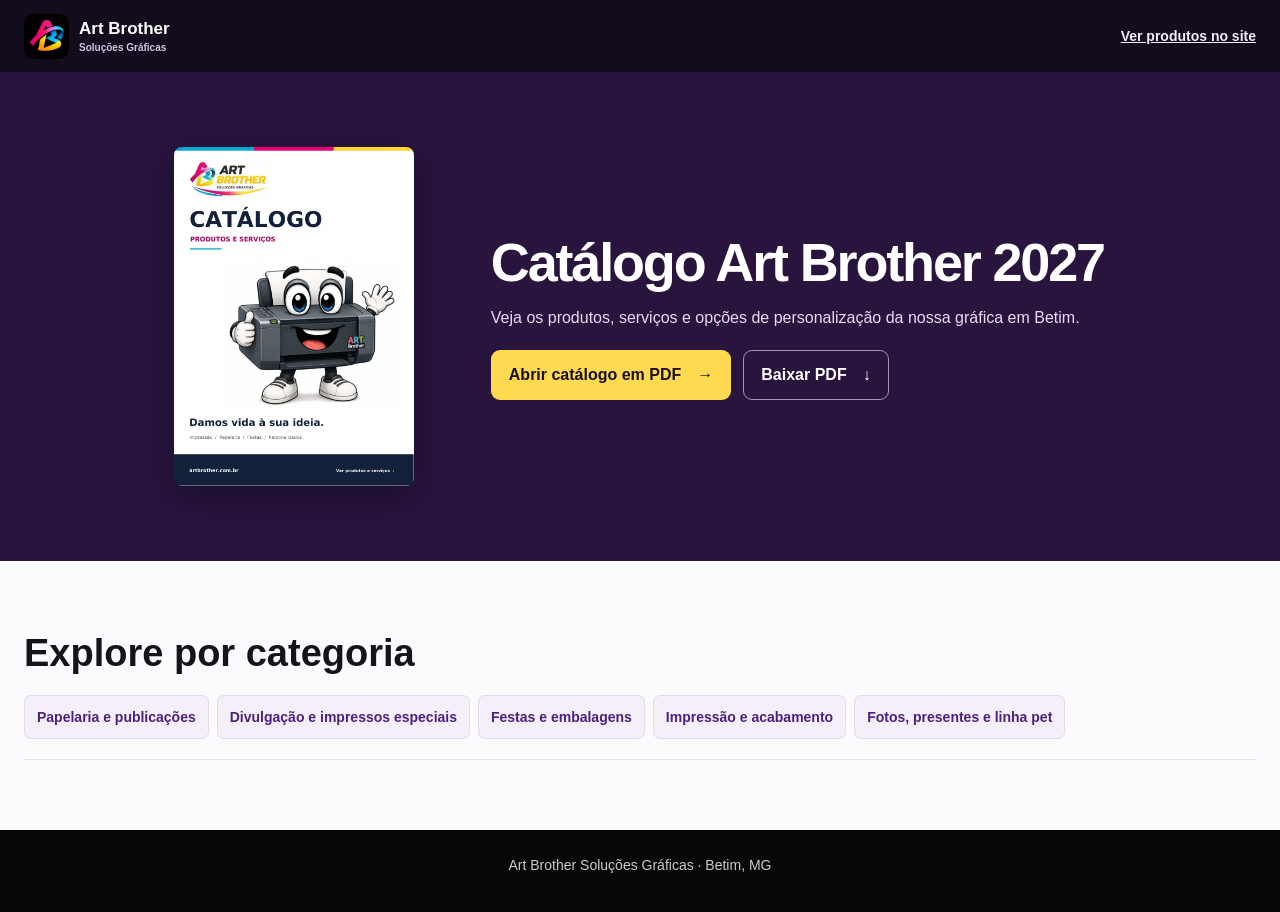
<file: catalogo/index.html>
<!doctype html>
<html lang="pt-BR">
<head>
  <meta charset="utf-8">
  <meta name="viewport" content="width=device-width, initial-scale=1">
  <meta name="theme-color" content="#120c1c">
  <meta name="description" content="Veja o catálogo Art Brother 2027 e explore os produtos e serviços da nossa gráfica em Betim.">
  <title>Catálogo 2027 | Art Brother Soluções Gráficas</title>
  <link rel="canonical" href="https://artbrother.com.br/catalogo/">
  <link rel="icon" href="../favicon/favicon-32x32.png" sizes="32x32" type="image/png">
  <link rel="stylesheet" href="../style.css?v=7.2.0">
</head>
<body class="pagina-catalogo">
  <a class="skip-link" href="#conteudo">Pular para o conteúdo</a>
  <header class="topo">
    <a class="marca" aria-label="Art Brother, início" href="../index.html">
      <img src="../logo.png" alt="" width="45" height="45">
      <span>Art Brother<small>Soluções Gráficas</small></span>
    </a>
    <a class="catalogo-voltar" href="../index.html#produtos">Ver produtos no site</a>
  </header>
  <main id="conteudo">
    <section class="catalogo-faixa" aria-labelledby="titulo-catalogo">
      <div class="catalogo-conteudo">
        <div class="catalogo-capa"><img src="../img/catalogo-art-brother.webp" alt="Capa do catálogo Art Brother 2027" width="447" height="632" decoding="async"></div>
        <div>
          <h1 id="titulo-catalogo">Catálogo Art Brother 2027</h1>
          <p>Veja os produtos, serviços e opções de personalização da nossa gráfica em Betim.</p>
          <div class="abertura-acoes">
            <a class="acao acao-clara" href="art-brother-2027.pdf">Abrir catálogo em PDF <span aria-hidden="true">→</span></a>
            <a class="acao acao-borda" href="art-brother-2027.pdf" download="Catalogo_Art_Brother_2027.pdf">Baixar PDF <span aria-hidden="true">↓</span></a>
          </div>
        </div>
      </div>
    </section>
    <nav class="vitrine catalogo-categorias" aria-labelledby="titulo-categorias">
      <h2 id="titulo-categorias">Explore por categoria</h2>
      <div class="vitrine-indice">
        <a href="../index.html#papelaria">Papelaria e publicações</a>
        <a href="../index.html#divulgacao">Divulgação e impressos especiais</a>
        <a href="../index.html#festas">Festas e embalagens</a>
        <a href="../index.html#servicos">Impressão e acabamento</a>
        <a href="../index.html#presentes">Fotos, presentes e linha pet</a>
      </div>
    </nav>
  </main>
  <footer><p>Art Brother Soluções Gráficas · Betim, MG</p></footer>
</body>
</html>
</file>
<file: style.css>
:root {
  --ink:#14151a;
  --muted:#555c68;
  --yellow:#ffd23f;
  --green:#117a3b;
  --bg:#f6f7fa;
  --radius:20px
}
* {
  box-sizing:border-box
}
body {
  margin:0;
  font-family:Arial,Helvetica,sans-serif;
  line-height:1.6;
  color:var(--ink);
  background:var(--bg)
}
html {
  scroll-behavior:smooth;
  scroll-padding-top:90px
}
img {
  max-width:100%;
  display:block
}
button,a {
  -webkit-tap-highlight-color:transparent
}
button {
  font:inherit;
  cursor:pointer
}
a {
  color:inherit
}
a:focus-visible,button:focus-visible {
  outline:3px solid #1364c7;
  outline-offset:4px
}
[hidden] {
  display:none!important
}
.skip-link {
  position:fixed;
  top:-100px;
  left:16px;
  z-index:10002;
  background:#fff;
  padding:12px
}
.skip-link:focus {
  top:10px
}
.topo {
  position:sticky;
  top:0;
  z-index:100;
  background:#090909;
  display:flex;
  align-items:center;
  justify-content:space-between;
  padding:10px max(20px,calc((100vw - 1440px)/2));
  gap:25px;
  min-height:78px
}
.marca img {
  width:58px;
  height:58px;
  object-fit:contain
}
.menu {
  display:flex;
  gap:22px;
  flex-wrap:wrap
}
.menu a {
  color:var(--yellow);
  text-decoration:none;
  font-size:15px;
  font-weight:700
}
.menu a:hover {
  color:#fff
}
.menu-toggle {
  display:none;
  background:transparent;
  border:1px solid #666;
  border-radius:10px;
  width:46px;
  height:44px
}
.menu-toggle span {
  display:block;
  height:3px;
  width:22px;
  margin:5px auto;
  background:var(--yellow)
}
.banner-area {
  background:#000
}
.banner-area picture,.banner {
  display:block;
  width:100%
}
.banner {
  height:auto
}
.chamada {
  text-align:center;
  background:#fff;
  padding:64px 24px
}
.chamada h1 {
  font-size:clamp(28px,4vw,44px);
  line-height:1.15;
  max-width:980px;
  margin:0 auto 20px
}
.chamada p {
  max-width:850px;
  margin:0 auto 28px;
  font-size:18px;
  color:var(--muted)
}
.botao-principal,.card>a,.botao-whatsapp,.botao-mapa,.botao-instagram,.contato-botoes button,.whatsapp-opcao {
  display:inline-flex;
  align-items:center;
  justify-content:center;
  gap:10px;
  padding:14px 22px;
  border:0;
  border-radius:12px;
  text-decoration:none;
  font-weight:700;
  background:var(--green);
  color:#fff;
  text-align:center;
  min-height:48px
}
.botao-principal:hover,.card>a:hover,.botao-whatsapp:hover,.whatsapp-opcao:hover {
  background:#0d602e
}
.secao {
  padding:64px 24px
}
.secao h2 {
  text-align:center;
  font-size:clamp(28px,3.5vw,40px);
  line-height:1.2;
  margin:0 0 12px
}
.subtitulo {
  max-width:850px;
  margin:0 auto 32px;
  text-align:center;
  color:var(--muted);
  font-size:17px
}
.clara,.galeria {
  background:#fff
}
.grade {
  max-width:1360px;
  margin:auto;
  display:grid;
  grid-template-columns:repeat(3,minmax(0,1fr));
  gap:24px
}
.card {
  background:#fff;
  border:1px solid #e4e6eb;
  border-radius:var(--radius);
  overflow:hidden;
  text-align:center;
  display:flex;
  flex-direction:column;
  min-width:0;
  box-shadow:0 6px 22px #0000000c
}
.card img {
  width:100%;
  height:300px;
  object-fit:contain;
  padding:16px;
  background:#fff
}
.card h3 {
  font-size:23px;
  line-height:1.2;
  margin:20px 20px 12px
}
.card p {
  color:var(--muted);
  padding:0 20px;
  margin:0 0 12px
}
.card .preco {
  display:block;
  margin:20px 15px 0;
  font-size:17px
}
.card>a {
  margin:20px
}
.card .preco {
  margin-top:auto;
  padding-top:20px
}
.produto-galeria-capa {
  position:relative;
  border:0;
  padding:0;
  background:#fff;
  width:100%
}
.produto-galeria-capa span {
  position:absolute;
  right:12px;
  bottom:12px;
  background:#111e;
  color:#fff;
  padding:6px 12px;
  border-radius:24px;
  font-weight:700
}
.botao-ver-galeria {
  margin:10px 20px;
  border:2px solid #222;
  border-radius:10px;
  padding:10px;
  background:#fff;
  min-height:44px
}
.botao-ver-galeria:hover {
  background:var(--yellow)
}
.carrossel {
  max-width:1160px;
  margin:auto;
  display:grid;
  grid-template-columns:50px minmax(0,1fr) 50px;
  gap:16px;
  align-items:center
}
.carrossel-trilha {
  border-radius:var(--radius);
  background:#151515;
  overflow:hidden;
  touch-action:pan-y
}
.slide {
  display:none;
  color:#fff;
  grid-template-columns:1fr 1fr;
  align-items:center;
  gap:30px;
  padding:30px;
  min-height:360px
}
.slide.ativo {
  display:grid
}
.slide img {
  width:100%;
  height:290px;
  object-fit:contain;
  background:#fff;
  border-radius:14px
}
.slide h3 {
  font-size:32px;
  line-height:1.15;
  margin:14px 0
}
.slide p {
  color:#eee
}
.etiqueta {
  color:var(--yellow);
  font-size:14px;
  font-weight:700
}
.carrossel-controle {
  border:0;
  border-radius:50%;
  background:#111;
  color:var(--yellow);
  width:48px;
  height:48px;
  font-size:32px
}
.carrossel-pontos {
  display:flex;
  justify-content:center;
  gap:4px;
  margin-top:16px
}
.carrossel-pontos button {
  width:44px;
  height:44px;
  border:0;
  background:transparent;
  position:relative
}
.carrossel-pontos button:after {
  content:'';
  display:block;
  width:12px;
  height:12px;
  background:#777;
  border-radius:50%;
  margin:auto
}
.carrossel-pontos button.ativo:after {
  background:#111;
  width:24px;
  border-radius:8px
}
.carrossel-pausa {
  display:block;
  margin:8px auto 0;
  padding:10px 18px;
  border:1px solid #777;
  background:#fff;
  border-radius:10px;
  min-height:44px
}
.galeria-grid {
  max-width:1360px;
  display:grid;
  grid-template-columns:repeat(3,minmax(0,1fr));
  gap:20px;
  margin:auto
}
.galeria-item {
  margin:0;
  background:var(--bg);
  border:1px solid #ddd;
  border-radius:var(--radius);
  overflow:hidden;
  min-width:0
}
.galeria-item button {
  width:100%;
  height:auto;
  border:0;
  padding:0;
  background:none;
  color:inherit
}
.galeria-item img {
  width:100%;
  height:240px;
  object-fit:contain;
  padding:10px
}
.galeria-item figcaption {
  padding:12px;
  font-size:17px;
  font-weight:700;
  background:#fff
}
.galeria-item small {
  display:block;
  font-weight:400;
  font-size:13px
}
.servicos {
  max-width:1250px;
  margin:auto;
  display:grid;
  grid-template-columns:repeat(3,minmax(0,1fr));
  gap:20px
}
.servicos>div {
  background:#fff;
  padding:24px;
  text-align:center;
  border:1px solid #e0e3e9;
  border-radius:16px;
  font-size:30px
}
.clara .servicos>div {
  background:var(--bg)
}
.servicos strong {
  display:block;
  font-size:20px
}
.servicos span {
  display:block;
  font-size:15px;
  color:var(--muted);
  margin-top:8px
}
.sobre {
  text-align:center
}
.sobre p {
  max-width:900px;
  margin:0 auto 18px;
  color:var(--muted);
  font-size:18px
}
.local-card {
  max-width:1250px;
  margin:auto;
  display:grid;
  grid-template-columns:1fr 1fr;
  gap:24px
}
.local-card>div {
  background:#fff;
  border-radius:var(--radius);
  padding:30px
}
.local-card h3 {
  font-size:25px;
  margin-top:0
}
.local-card iframe {
  width:100%;
  height:100%;
  min-height:360px;
  border:0;
  border-radius:var(--radius)
}
.contato {
  background:#14151a;
  color:#fff;
  text-align:center;
  padding:64px 24px
}
.contato h2 {
  font-size:clamp(28px,3.5vw,40px);
  margin:0 0 12px
}
.contato-botoes {
  display:flex;
  flex-wrap:wrap;
  justify-content:center;
  gap:14px;
  margin:24px 0
}
.contato-botoes svg {
  width:22px;
  height:22px;
  fill:currentColor
}
.botao-instagram {
  background:#9a226f
}
.contato-botoes .botao-compartilhar {
  background:#333
}
.contato-botoes .botao-favorito {
  background:var(--yellow);
  color:#111
}
.contato-botoes .botao-instalar-app {
  background:#145bb5
}
.insta {
  color:var(--yellow);
  font-weight:700
}
.aviso-atendimento {
  padding:16px;
  border:1px solid #d6b23b;
  background:#fff7d9;
  color:#292311;
  border-radius:12px;
  max-width:850px;
  margin:20px auto
}
.contato .aviso-atendimento {
  background:#27251a;
  color:#fff4bf
}
.orcamento-fixo {
  position:fixed;
  bottom:18px;
  right:20px;
  z-index:90;
  background:var(--yellow);
  color:#111;
  text-decoration:none;
  font-weight:700;
  padding:14px 20px;
  border-radius:30px;
  box-shadow:0 6px 24px #0003;
  display:flex;
  align-items:center;
  gap:8px
}
.orcamento-fixo svg {
  width:22px;
  height:22px;
  fill:currentColor
}
.voltar-topo {
  position:fixed;
  left:16px;
  bottom:18px;
  z-index:90;
  width:46px;
  height:46px;
  border:0;
  border-radius:50%;
  background:#222;
  color:#fff;
  font-size:23px;
  visibility:hidden
}
.voltar-topo.visivel {
  visibility:visible
}
footer {
  padding:24px 20px 105px;
  background:#070707;
  color:#ccc;
  text-align:center;
  font-size:14px
}
.lightbox {
  position:fixed;
  inset:0;
  z-index:1000;
  background:#000e;
  display:grid;
  place-items:center;
  padding:66px 70px 20px;
  height:100dvh
}
.lightbox-conteudo {
  display:grid;
  grid-template-rows:minmax(0,1fr) auto auto auto;
  justify-items:center;
  gap:6px;
  height:100%;
  width:min(100%,1100px);
  min-height:0
}
.foto-ampliacao > img {
  width:100%;
  height:100%;
  min-height:0;
  object-fit:contain
}
.lightbox p {
  margin:4px 0;
  color:#fff;
  text-align:center;
  line-height:1.3
}
.lightbox-contador {
  color:var(--yellow)
}
.lightbox-miniaturas {
  display:flex;
  gap:8px;
  max-width:100%;
  overflow:auto;
  padding:5px
}
.lightbox-miniaturas button {
  flex:0 0 58px;
  width:58px;
  height:48px;
  padding:0;
  border:2px solid transparent;
  border-radius:8px;
  overflow:hidden;
  background:#fff
}
.lightbox-miniaturas button.ativo {
  border-color:var(--yellow)
}
.lightbox-miniaturas img {
  width:100%;
  height:100%;
  object-fit:cover
}
.lightbox-fechar,.lightbox-navegacao {
  position:absolute;
  border:0;
  background:var(--yellow);
  color:#111;
  border-radius:50%;
  width:46px;
  height:46px;
  font-size:30px
}
.lightbox-fechar {
  top:12px;
  right:12px
}
.lightbox-navegacao {
  top:50%;
  transform:translateY(-50%)
}
.lightbox-anterior {
  left:12px
}
.lightbox-proximo {
  right:12px
}
.whatsapp-dialog {
  border:0;
  border-radius:22px;
  padding:30px;
  max-width:min(94vw,480px);
  box-shadow:0 20px 80px #0004
}
.whatsapp-dialog::backdrop {
  background:#000b
}
.whatsapp-dialog h2 {
  margin:0 30px 8px 0;
  line-height:1.2;
  font-size:25px
}
.whatsapp-dialog p {
  color:var(--muted)
}
.whatsapp-dialog .whatsapp-opcao {
  display:flex;
  margin:12px 0;
  flex-direction:column;
  gap:0
}
.dialog-fechar {
  position:absolute;
  right:10px;
  top:10px;
  background:#eee;
  border:0;
  border-radius:50%;
  width:40px;
  height:40px;
  font-size:26px
}
.aviso-site {
  position:fixed;
  left:50%;
  bottom:90px;
  transform:translateX(-50%);
  width:min(92vw,540px);
  background:#222;
  color:#fff;
  border-radius:12px;
  padding:15px;
  z-index:2000;
  opacity:0;
  pointer-events:none
}
.aviso-site.visivel {
  opacity:1
}
.pagina-404 {
  background:#101116;
  color:#fff;
  min-height:100vh;
  display:grid;
  place-items:center;
  padding:24px
}
.erro-404 {
  max-width:760px;
  text-align:center
}
.erro-404 img {
  margin:auto
}
.codigo-erro {
  color:var(--yellow);
  font-size:60px;
  font-weight:900;
  margin:20px
}
.pagina-404 .whatsapp-dialog {
  color:#111
}
.pagina-404 .contato-botoes>a {
  padding:14px 20px;
  background:#17623a;
  color:#fff;
  text-decoration:none;
  border-radius:10px
}

@media(max-width:1000px) {
  .grade,.galeria-grid {
  grid-template-columns:repeat(2,minmax(0,1fr))
}
.servicos {
  grid-template-columns:repeat(2,minmax(0,1fr))
}
.menu {
  gap:12px
}

}

@media(max-width:900px) {
  .topo {
  padding:8px 16px;
  min-height:70px
}
.marca img {
  width:50px;
  height:50px
}
.menu-toggle {
  display:block
}
.menu {
  display:none;
  position:absolute;
  top:100%;
  left:10px;
  right:10px;
  padding:12px;
  background:#111;
  border:1px solid #555;
  border-radius:14px;
  max-height:calc(100dvh - 86px);
  overflow:auto
}
.menu.aberto {
  display:flex;
  flex-direction:column;
  gap:0
}
.menu a {
  padding:12px
}
.local-card {
  grid-template-columns:1fr
}
.slide {
  gap:20px;
  padding:20px
}
.slide h3 {
  font-size:26px
}

}

@media(max-width:600px) {
  .secao {
  padding:44px 16px
}
.chamada {
  padding:42px 18px
}
.grade {
  grid-template-columns:minmax(0,1fr);
  max-width:460px
}
.card img {
  height:auto;
  aspect-ratio:1;
  object-fit:contain
}
.galeria-grid {
  grid-template-columns:repeat(2,minmax(0,1fr));
  gap:12px
}
.galeria-item img {
  height:160px
}
.galeria-item figcaption {
  font-size:14px
}
.galeria-item small {
  font-size:12px
}
.servicos {
  gap:12px
}
.servicos>div {
  padding:18px 10px
}
.servicos strong {
  font-size:17px
}
.carrossel {
  grid-template-columns:40px minmax(0,1fr) 40px;
  gap:6px
}
.carrossel-controle {
  width:38px;
  height:44px;
  font-size:28px
}
.slide {
  grid-template-columns:1fr;
  gap:12px;
  padding:16px;
  min-height:465px;
  text-align:center
}
.slide img {
  height:220px
}
.slide h3 {
  font-size:24px
}
.slide p {
  font-size:15px;
  margin:8px 0
}
.local-card>div {
  padding:22px
}
.contato-botoes {
  flex-direction:column;
  align-items:stretch
}
.contato-botoes a,.contato-botoes button {
  width:100%
}
.lightbox {
  padding:62px 8px 70px
}
.lightbox-navegacao {
  top:auto;
  bottom:12px;
  transform:none
}
.lightbox p {
  font-size:14px
}
.orcamento-fixo {
  right:12px;
  bottom:max(12px,env(safe-area-inset-bottom));
  font-size:14px;
  padding:13px 16px;
  max-width:calc(100vw - 85px)
}
.voltar-topo {
  left:12px;
  bottom:12px
}
.lightbox-miniaturas {
  max-width:94vw
}
.contato {
  padding:44px 18px
}
.contato p,.card p {
  overflow-wrap:anywhere
}

}

@media(max-width:360px) {
  .servicos {
  grid-template-columns:1fr
}
.carrossel {
  grid-template-columns:32px minmax(0,1fr) 32px
}
.carrossel-controle {
  width:32px
}
.slide {
  padding:10px
}
.slide img {
  height:190px
}
.galeria-item img {
  height:130px
}

}

@media(max-height:500px) and (orientation:landscape) {
  .lightbox {
  padding:50px 62px 8px
}
.lightbox-miniaturas {
  display:none
}
.lightbox-conteudo {
  grid-template-rows:minmax(0,1fr) auto auto
}
.lightbox-navegacao {
  top:50%;
  bottom:auto;
  transform:translateY(-50%)
}

}

@media(prefers-reduced-motion:reduce) {
  html {
  scroll-behavior:auto
}
*,*:before,*:after {
  animation:none!important;
  transition:none!important
}

}


/* Vitrine Art Brother */
:root {
  --plum:#1b102b;
  --violet:#542297;
  --paper:#fbfafc;
  --line:#e9e3ee;
}
body {font-family:Inter,Arial,Helvetica,sans-serif;background:var(--paper)}
.topo {
  min-height:72px;
  padding:10px max(24px,calc((100vw - 1240px)/2));
  background:#120c1c;
}
.marca {display:inline-flex;align-items:center;gap:10px;text-decoration:none;color:#fff}
.marca img {width:45px;height:45px;border-radius:10px}
.marca span {font-weight:800;line-height:1.15;font-size:17px;white-space:nowrap}
.marca small {display:block;margin-top:3px;color:#d5c7e4;font-size:10px;font-weight:600}
.menu a {color:#eee4fa}
.menu a:hover {color:#ffd447}
.abertura {color:#fff;background:#1c052d}
.abertura-conteudo {
  max-width:1288px;
  margin:auto;
  padding:20px 24px;
  display:grid;
  grid-template-columns:minmax(0,1.13fr) minmax(0,1fr);
  align-items:center;
  min-height:470px;
}
.abertura-texto {padding:30px 0}
.marca-linha {
  display:block;
  color:#f7d94d;
  font-weight:750;
  font-size:14px;
  margin-bottom:16px;
}
.abertura h1 {
  margin:0;
  max-width:690px;
  font-size:clamp(42px,5.6vw,78px);
  line-height:1.02;
  letter-spacing:-.055em;
  text-wrap:balance;
}
.abertura p {
  margin:22px 0 25px;
  max-width:460px;
  color:#e1d4ed;
  font-size:clamp(16px,2vw,19px);
}
.abertura-acoes {display:flex;gap:12px;flex-wrap:wrap}
.acao {
  display:inline-flex;
  align-items:center;
  justify-content:center;
  gap:16px;
  min-height:48px;
  padding:11px 17px;
  font-weight:800;
  border:1px solid transparent;
  border-radius:9px;
  text-decoration:none;
  text-align:center;
}
.acao-clara {background:#ffd950;color:#1a1023}
.acao-clara:hover {background:#ffe57f}
.acao-borda {border-color:#a791b5;color:#fff}
.acao-borda:hover {background:#ffffff18}
.abertura-mascote {display:grid;place-items:center;min-width:0}
.abertura-mascote img {
  width:min(100%,510px);
  height:auto;
  -webkit-mask-image:radial-gradient(ellipse at center,#000 53%,transparent 75%);
  mask-image:radial-gradient(ellipse at center,#000 53%,transparent 75%);
}
.abertura-natal .abertura-mascote img {
  -webkit-mask-image:none;
  mask-image:none;
  border-radius:24px;
}
.vitrine,.portfolio,.passos {max-width:1288px;margin:auto;padding:70px 24px}
.vitrine-titulo h2,.portfolio h2,.catalogo-faixa h2,.passos h2 {
  margin:0;
  font-size:clamp(30px,4vw,49px);
  line-height:1.12;
  letter-spacing:-.04em;
}
.vitrine-indice {
  display:flex;
  flex-wrap:wrap;
  gap:8px;
  padding:18px 0 20px;
  border-bottom:1px solid var(--line);
}
.vitrine-indice a {
  display:inline-flex;
  align-items:center;
  min-height:44px;
  padding:6px 12px;
  border:1px solid #e4d9f0;
  border-radius:7px;
  text-decoration:none;
  font-size:14px;
  font-weight:700;
  color:#4a217c;
  background:#f5effa;
}
.vitrine-indice a:hover {background:#eae0f4}
.categoria {padding-top:38px}
.categoria+.categoria {margin-top:14px}
.categoria-titulo {margin-bottom:16px}
.categoria-titulo h3 {margin:0;font-size:clamp(24px,3vw,34px);line-height:1.15;letter-spacing:-.03em}
.categoria-titulo p,.portfolio-titulo p {margin:6px 0 0;color:var(--muted)}
.vitrine-grade,.portfolio-grade {display:grid;grid-template-columns:repeat(4,minmax(0,1fr));gap:16px}
.produto {
  min-width:0;
  display:flex;
  flex-direction:column;
  border:1px solid var(--line);
  border-radius:14px;
  overflow:hidden;
  background:#fff;
}
.produto:target {outline:3px solid var(--violet);outline-offset:4px}
.produto-capa {position:relative;display:grid;place-items:center;background:#f2f2f6;aspect-ratio:4/3}
.produto-capa img {width:100%;aspect-ratio:4/3;object-fit:contain;mix-blend-mode:multiply}
.produto-capa button {
  position:relative;
  width:100%;
  padding:0;
  border:0;
  background:transparent;
}
.produto-capa button:focus-visible {outline-offset:-4px}
.capa-botao span {
  position:absolute;
  right:9px;
  bottom:9px;
  display:grid;
  place-items:center;
  width:38px;
  height:38px;
  border:1px solid var(--line);
  border-radius:50%;
  background:#fff;
  color:#341e51;
  font-size:20px;
}
.tipo-imagem {
  position:absolute;
  bottom:7px;
  left:7px;
  padding:3px 7px;
  border-radius:5px;
  background:#fff;
  color:#494151;
  font-size:11px;
  line-height:1.35;
  pointer-events:none;
}
.produto-texto {display:flex;flex:1;flex-direction:column;padding:14px}
.produto h4 {margin:0;font-size:17px;line-height:1.23;letter-spacing:-.015em}
.produto p {margin:7px 0 12px;color:#53505b;font-size:14px;line-height:1.46}
.pedir-produto {
  display:flex;
  justify-content:space-between;
  align-items:center;
  gap:5px;
  margin-top:auto;
  min-height:44px;
  padding:6px 9px;
  border-radius:7px;
  background:#f3edf9;
  color:#442176;
  font-size:13px;
  font-weight:750;
  line-height:1.2;
  text-decoration:none;
}
.pedir-produto:hover {background:#e9ddf3}
.catalogo-faixa {background:#29143e;color:#fff}
.catalogo-conteudo {
  display:grid;
  grid-template-columns:minmax(160px,240px) minmax(0,1fr);
  gap:clamp(25px,6vw,85px);
  align-items:center;
  max-width:980px;
  padding:38px 24px;
  margin:auto;
}
.catalogo-capa img {width:100%;height:auto;border-radius:8px;box-shadow:0 10px 35px #1109208c}
.catalogo-faixa p {margin:12px 0 20px;color:#e8dcf2}
.portfolio-titulo {margin-bottom:22px}
.trabalho {
  display:flex;
  flex-direction:column;
  min-width:0;
  padding:0;
  overflow:hidden;
  border:1px solid var(--line);
  border-radius:12px;
  background:#fff;
  color:inherit;
  text-align:left;
}
.trabalho:hover {border-color:#8752a4}
.trabalho:focus-visible {outline-offset:3px}
.trabalho-capa {position:relative;width:100%}
.trabalho-rotulo {
  display:flex;
  flex:1;
  flex-direction:column;
  justify-content:space-between;
  gap:6px;
  width:100%;
  padding:10px 12px;
  font-size:14px;
  line-height:1.35;
}
.trabalho-link {
  display:flex;
  justify-content:space-between;
  gap:8px;
  color:#5d2d7a;
  font-size:13px;
  font-weight:650;
}
.passos {padding-top:0}
.passos ol {
  margin:20px 0 0;
  padding:0;
  display:grid;
  grid-template-columns:repeat(3,minmax(0,1fr));
  gap:14px;
  list-style:none;
}
.passos li {padding:16px;border-top:3px solid #b772e5;border-radius:8px;background:#f2ecf8}
.passos li strong,.passos li span {display:block}
.passos li span {margin-top:4px;color:#51475d}
footer p {margin:0 0 6px}
.contato .insta {overflow-wrap:anywhere}
.orcamento-fixo {font-size:13px;padding:10px 12px;min-height:44px}

@media(max-width:980px) {
  .vitrine-grade,.portfolio-grade {grid-template-columns:repeat(3,minmax(0,1fr))}
}
@media(max-width:720px) {
  .abertura-conteudo {grid-template-columns:1fr;padding:18px 18px 0;min-height:0}
  .abertura-texto {padding:13px 0 0}
  .abertura h1 {font-size:clamp(38px,9vw,62px);text-wrap:initial}
  .marca-linha {margin-bottom:12px}
  .abertura p {margin:14px 0 17px}
  .abertura-mascote img {width:min(100%,350px);margin-top:-5px}
  .abertura-natal .abertura-mascote img {margin:18px 0 20px}
  .vitrine,.portfolio,.passos {padding:42px 16px}
  .passos {padding-top:0}
  .vitrine-grade,.portfolio-grade {grid-template-columns:repeat(2,minmax(0,1fr));gap:10px}
  .catalogo-conteudo {padding:32px 16px;gap:16px;grid-template-columns:minmax(100px,.46fr) minmax(0,1fr)}
  .catalogo-faixa h2 {font-size:clamp(20px,4.5vw,32px)}
  .catalogo-faixa p {font-size:14px;margin:8px 0 12px}
  .catalogo-faixa .acao {font-size:13px;padding:6px 8px;gap:5px}
  .passos ol {grid-template-columns:1fr}
  .produto-texto {padding:10px}
  .produto h4 {font-size:15px}
  .produto p {font-size:13px}
}
@media(max-width:365px) {
  .topo {padding-inline:12px}
  .vitrine,.portfolio,.passos {padding-inline:12px}
  .produto-texto {padding:8px}
  .pedir-produto {padding-inline:5px}
}

/* Página do catálogo */
.pagina-catalogo {min-height:100vh;display:flex;flex-direction:column}
.pagina-catalogo main {flex:1}
.pagina-catalogo .catalogo-conteudo {padding-block:clamp(30px,7vw,75px)}
.pagina-catalogo .catalogo-faixa h1 {margin:0;font-size:clamp(29px,5vw,54px);line-height:1.1;letter-spacing:-.04em}
.pagina-catalogo footer {padding-bottom:30px}
.catalogo-voltar {color:#f5e9fc;font-size:14px;font-weight:700;text-align:right}
.catalogo-categorias h2 {margin:0;font-size:clamp(23px,3.5vw,38px);line-height:1.2}
@media (max-width:560px) {
  .pagina-catalogo .catalogo-conteudo {grid-template-columns:1fr;gap:22px}
  .pagina-catalogo .catalogo-capa {order:2;width:min(48vw,205px)}
  .pagina-catalogo .catalogo-voltar {font-size:12px}
}

/* Apresentação fotográfica da vitrine e das galerias */
.foto-recursos {
  position:absolute;
  width:0;
  height:0;
  overflow:hidden;
  pointer-events:none;
}
.produto-capa,
.produto-capa button,
.trabalho-capa {
  background:#f2f3f6;
}
.produto-capa button,
.trabalho-capa {
  display:grid;
  grid-template: minmax(0,1fr) / minmax(0,1fr);
  place-items:center;
  aspect-ratio:4/3;
  overflow:hidden;
}
.produto-capa img,
.trabalho img {
  width:100%;
  height:100%;
  min-width:0;
  min-height:0;
  padding:3%;
  aspect-ratio:auto;
  object-fit:contain;
  mix-blend-mode:normal;
}
.lightbox-miniaturas img {object-fit:contain}
:where(.produto-capa, .trabalho, .lightbox-conteudo) img {
  --foto-luz:1.018;
  --foto-contraste:1.03;
  --foto-cor:1.01;
  --foto-nitidez:url(#nitidez-suave);
  filter:var(--foto-nitidez) brightness(var(--foto-luz)) contrast(var(--foto-contraste)) saturate(var(--foto-cor));
}
:where(.produto-capa, .trabalho, .lightbox-conteudo) img:is(
  [src*="livros-cadernos-wire-o-"],
  [src$="/caixas-festa-personalizadas-1.webp"],
  [src*="festas-eventos-caixas-milk"],
  [src*="festas-eventos-kits-adesivos"],
  [src*="festas-eventos-kit-completo"],
  [src$="/adesivos-cortados.webp"]
) {
  --foto-luz:1.065;
  --foto-contraste:1.027;
  --foto-cor:1.005;
}
:where(.produto-capa, .trabalho, .lightbox-conteudo) img:is(
  [src$="/placa-pix.webp"],
  [src$="/blocos.webp"],
  [src*="caderneta-pet-"],
  [src*="anuncio.webp"],
  [src*="impressao-fotografias.webp"],
  [src*="impressao-polaroids.webp"]
) {
  --foto-luz:1.01;
  --foto-contraste:1.022;
  --foto-cor:1;
  --foto-nitidez:brightness(1);
}
:where(.produto-capa, .trabalho, .lightbox-conteudo) img:is(
  [src$="/agenda.webp"],
  [src*="cartoes-visita-foto-"],
  [src$="/laminacao.webp"],
  [src$="/adesivos.webp"],
  [src$="/cards.webp"]
) {
  --foto-luz:1.012;
  --foto-contraste:1.022;
  --foto-cor:.992;
}
:where(.produto-capa, .trabalho, .lightbox-conteudo) img:is(
  [src$="/fotografias.webp"],
  [src$="/polaroids.webp"],
  [src$="/placa-com-foto.webp"],
  [src$="/chaveiros-personalizados.webp"]
) {
  --foto-cor:1;
}
.produto-capa .capa-botao span {z-index:1}
.produto-capa .tipo-imagem {z-index:2}

.foto-ampliacao {
  display:grid;
  place-items:center;
  overflow:hidden;
  width:100%;
  height:100%;
  min-height:0;
  touch-action:pan-y pinch-zoom;
}
.foto-ampliacao:has(img[data-recorte]) {
  width:min(100%,820px);
  background:#f2f3f6;
  border-radius:10px;
}
.lightbox-miniaturas button {
  display:grid;
  place-items:center;
}

@supports (width:1cqw) {
  .produto-capa button,
  .trabalho-capa,
  .foto-ampliacao,
  .lightbox-miniaturas button {
    container-type:size;
  }
  .produto-capa img[data-recorte],
  .trabalho img[data-recorte],
  .lightbox-conteudo img[data-recorte] {
    width:min(100cqw,calc(100cqh * var(--foto-razao)));
    height:auto;
    padding:0;
    aspect-ratio:var(--foto-razao);
    object-fit:fill;
    clip-path:var(--foto-recorte);
    transform:translate(var(--foto-deslocamento-x),var(--foto-deslocamento-y)) scale(var(--foto-escala));
  }
}
[data-recorte="colecao-de-cadernos"] {
  --foto-razao:1.327801;
  --foto-escala:1.0;
  --foto-deslocamento-x:0%;
  --foto-deslocamento-y:0%;
  --foto-recorte:url(#recorte-colecao-de-cadernos);
}
[data-recorte="capa-de-apostila"] {
  --foto-razao:0.753659;
  --foto-escala:1.18;
  --foto-deslocamento-x:4%;
  --foto-deslocamento-y:-3%;
  --foto-recorte:url(#recorte-capa-de-apostila);
}
[data-recorte="capa-de-livreto"] {
  --foto-razao:0.753659;
  --foto-escala:1.17;
  --foto-deslocamento-x:-3%;
  --foto-deslocamento-y:0%;
  --foto-recorte:url(#recorte-capa-de-livreto);
}
[data-recorte="impressos-do-panfleto"] {
  --foto-razao:1.327801;
  --foto-escala:1.03;
  --foto-deslocamento-x:3%;
  --foto-deslocamento-y:0%;
  --foto-recorte:url(#recorte-impressos-do-panfleto);
}
[data-recorte="conjunto-de-pulseiras"] {
  --foto-razao:1.327801;
  --foto-escala:0.94;
  --foto-deslocamento-x:0%;
  --foto-deslocamento-y:4%;
  --foto-recorte:url(#recorte-conjunto-de-pulseiras);
}

.produto-capa img[src$="-fundo-claro.webp"],
.trabalho img[src$="-fundo-claro.webp"] {
  padding:0;
}

/* Banner natalino: manter toda a arte aprovada visível. */
.abertura-natal .abertura-mascote img {
  -webkit-mask-image:none;
  mask-image:none;
  border-radius:24px;
}
@media(max-width:720px) {
  .abertura-natal .abertura-mascote img {margin:18px 0 20px}
}
</file>
